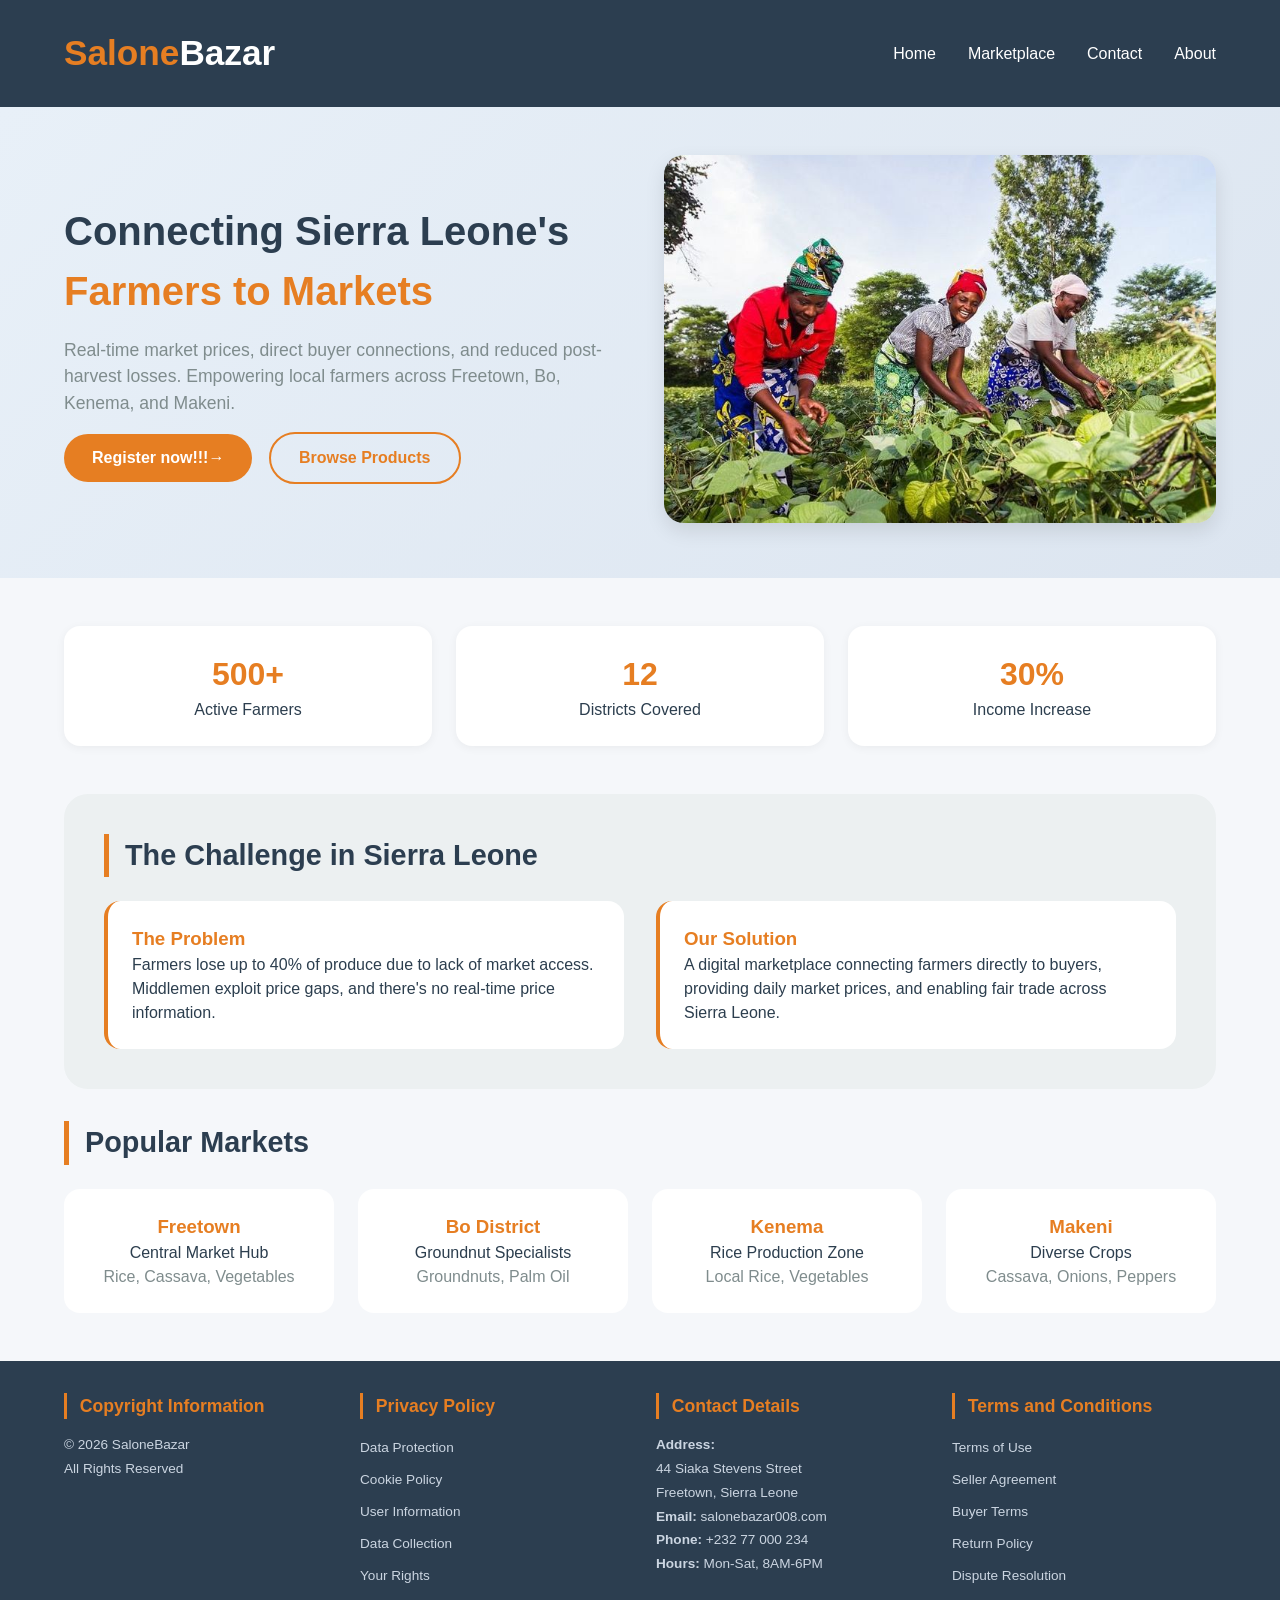
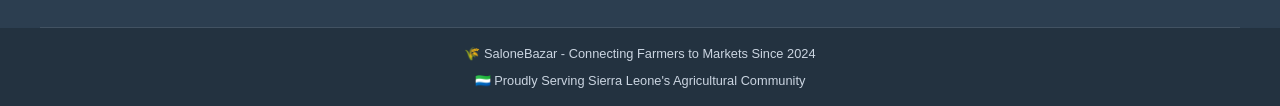
<file: index.html>
<!DOCTYPE html>
<html lang="en">
<head>
    <meta charset="UTF-8">
    <meta name="viewport" content="width=device-width, initial-scale=1.0">
    <title>SaloneBazar | Sierra Leone Market Platform</title>
    <link rel="stylesheet" href="CSS/index.css">
</head>
<body>

<!-- Navigation -->
<nav>
    <div class="container nav-container">
        <div class="logo">Salone<span>Bazar</span></div>
        <ul class="nav-links">
            <li><a href="index.html">Home</a></li>
            <li><a href="market.html">Marketplace</a></li>
            <!-- <li><a href="farmer.html">Farmers</a></li> -->
            <li><a href="contact.html">Contact</a></li>
            <li><a href="about.html">About</a></li>
        </ul>
    </div>
</nav>

<!-- Hero Section -->
<section class="hero">
    <div class="container hero-grid">
        <div class="hero-content">
            <h1>Connecting Sierra Leone's <span style="color: #E67E22;">Farmers to Markets</span></h1>
            <p>Real-time market prices, direct buyer connections, and reduced post-harvest losses. Empowering local farmers across Freetown, Bo, Kenema, and Makeni.</p>
            <a href="form.html" class="btn">Register now!!!→</a>
            <a href="market.html" class="btn btn-outline" style="margin-left: 12px;">Browse Products</a>
        </div>
        <div class="hero-image">
            <img src="image/slfarmers.png" alt="Sierra Leone Market">
        </div>
    </div>
</section>

<div class="container">
    <!-- Stats -->
    <div class="stats">
        <div class="stat-card">
            <div class="stat-number">500+</div>
            <div>Active Farmers</div>
        </div>
        <div class="stat-card">
            <div class="stat-number">12</div>
            <div>Districts Covered</div>
        </div>
        <div class="stat-card">
            <div class="stat-number">30%</div>
            <div>Income Increase</div>
        </div>
    </div>

    <!-- Problem & Solution -->
    <div class="problem-solution">
        <h2>The Challenge in Sierra Leone</h2>
        <div class="grid-2">
            <div class="solution-item">
                <h3 style="color: #E67E22;">The Problem</h3>
                <p>Farmers lose up to 40% of produce due to lack of market access. Middlemen exploit price gaps, and there's no real-time price information.</p>
            </div>
            <div class="solution-item">
                <h3 style="color: #E67E22;">Our Solution</h3>
                <p>A digital marketplace connecting farmers directly to buyers, providing daily market prices, and enabling fair trade across Sierra Leone.</p>
            </div>
        </div>
    </div>

    <!-- Featured Markets -->
    <h2>Popular Markets</h2>
    <div style="display: grid; grid-template-columns: repeat(auto-fit, minmax(250px, 1fr)); gap: 1.5rem; margin: 1.5rem 0;">
        <div style="background: white; padding: 1.5rem; border-radius: 16px; text-align: center;">
            <h3 style="color: #E67E22;">Freetown</h3>
            <p>Central Market Hub</p>
            <span style="color: #7F8C8D;">Rice, Cassava, Vegetables</span>
        </div>
        <div style="background: white; padding: 1.5rem; border-radius: 16px; text-align: center;">
            <h3 style="color: #E67E22;">Bo District</h3>
            <p>Groundnut Specialists</p>
            <span style="color: #7F8C8D;">Groundnuts, Palm Oil</span>
        </div>
        <div style="background: white; padding: 1.5rem; border-radius: 16px; text-align: center;">
            <h3 style="color: #E67E22;">Kenema</h3>
            <p>Rice Production Zone</p>
            <span style="color: #7F8C8D;">Local Rice, Vegetables</span>
        </div>
        <div style="background: white; padding: 1.5rem; border-radius: 16px; text-align: center;">
            <h3 style="color: #E67E22;">Makeni</h3>
            <p>Diverse Crops</p>
            <span style="color: #7F8C8D;">Cassava, Onions, Peppers</span>
        </div>
    </div>
</div>

<!-- Footer -->
<footer>
    <div class="footer-container">
        <!-- Container 1: Copyright Information -->
        <div class="footer-section">
            <h3>Copyright Information</h3>
            <p>© 2026 SaloneBazar</p>
            <p>All Rights Reserved</p>
        </div>

        <!-- Container 2: Privacy Policy -->
        <div class="footer-section">
            <h3>Privacy Policy</h3>
            <ul class="footer-links">
                <li><a href="#">Data Protection</a></li>
                <li><a href="#">Cookie Policy</a></li>
                <li><a href="#">User Information</a></li>
                <li><a href="#">Data Collection</a></li>
                <li><a href="#">Your Rights</a></li>
            </ul>
        </div>

        <!-- Container 3: Contact Details -->
        <div class="footer-section">
            <h3>Contact Details</h3>
            <p><strong>Address:</strong></p>
            <p>44 Siaka Stevens Street</p>
            <p>Freetown, Sierra Leone</p>
            <p><strong>Email:</strong> salonebazar008.com</p>
            <p><strong>Phone:</strong> +232 77 000 234</p>
            <p><strong>Hours:</strong> Mon-Sat, 8AM-6PM</p>
        </div>

        <!-- Container 4: Terms and Conditions -->
        <div class="footer-section">
            <h3>Terms and Conditions</h3>
            <ul class="footer-links">
                <li><a href="#">Terms of Use</a></li>
                <li><a href="#">Seller Agreement</a></li>
                <li><a href="#">Buyer Terms</a></li>
                <li><a href="#">Return Policy</a></li>
                <li><a href="#">Dispute Resolution</a></li>
            </ul>
        </div>
    </div>

    <!-- Bottom Bar -->
    <div class="footer-bottom">
        <div class="container">
            <p>🌾 SaloneBazar - Connecting Farmers to Markets Since 2024</p>
            <p style="margin-top: 0.5rem; font-size: 0.8rem;">🇸🇱 Proudly Serving Sierra Leone's Agricultural Community</p>
        </div>
    </div>
</footer>


</body>
</html>
</file>
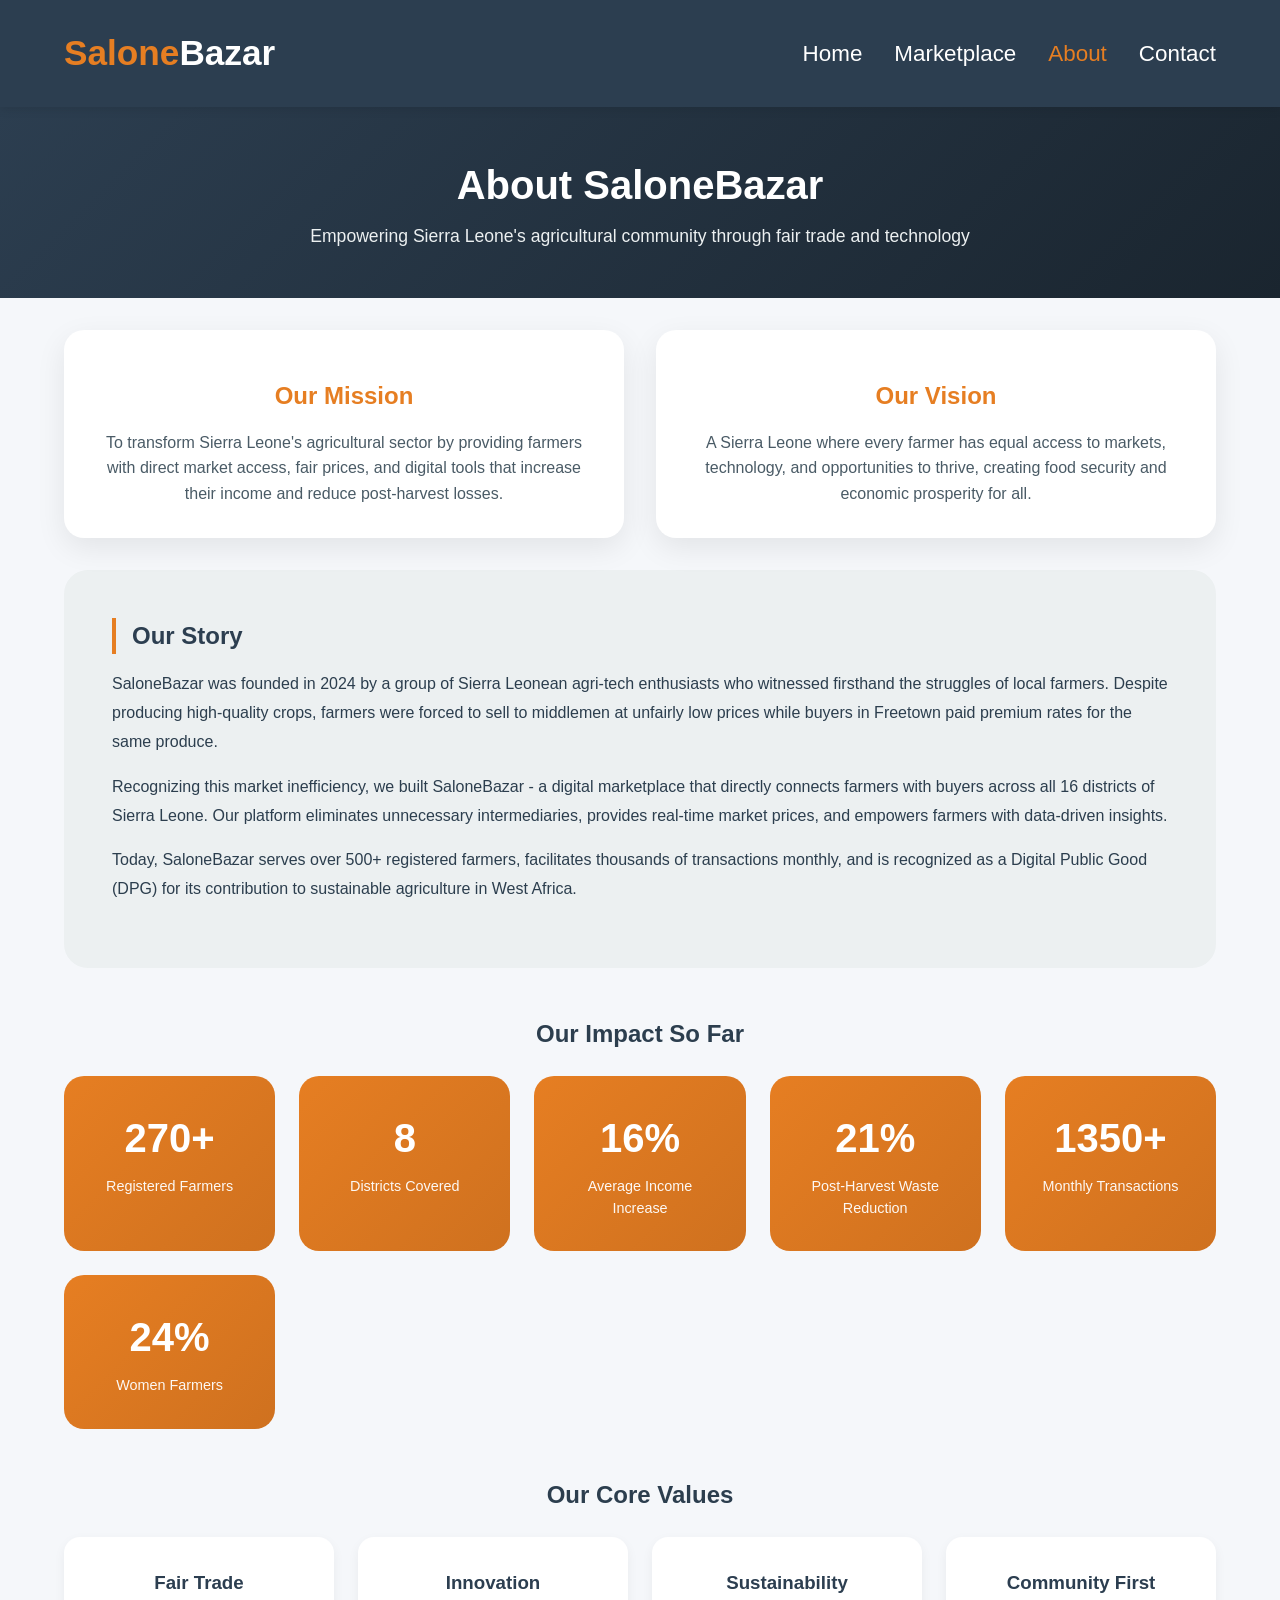
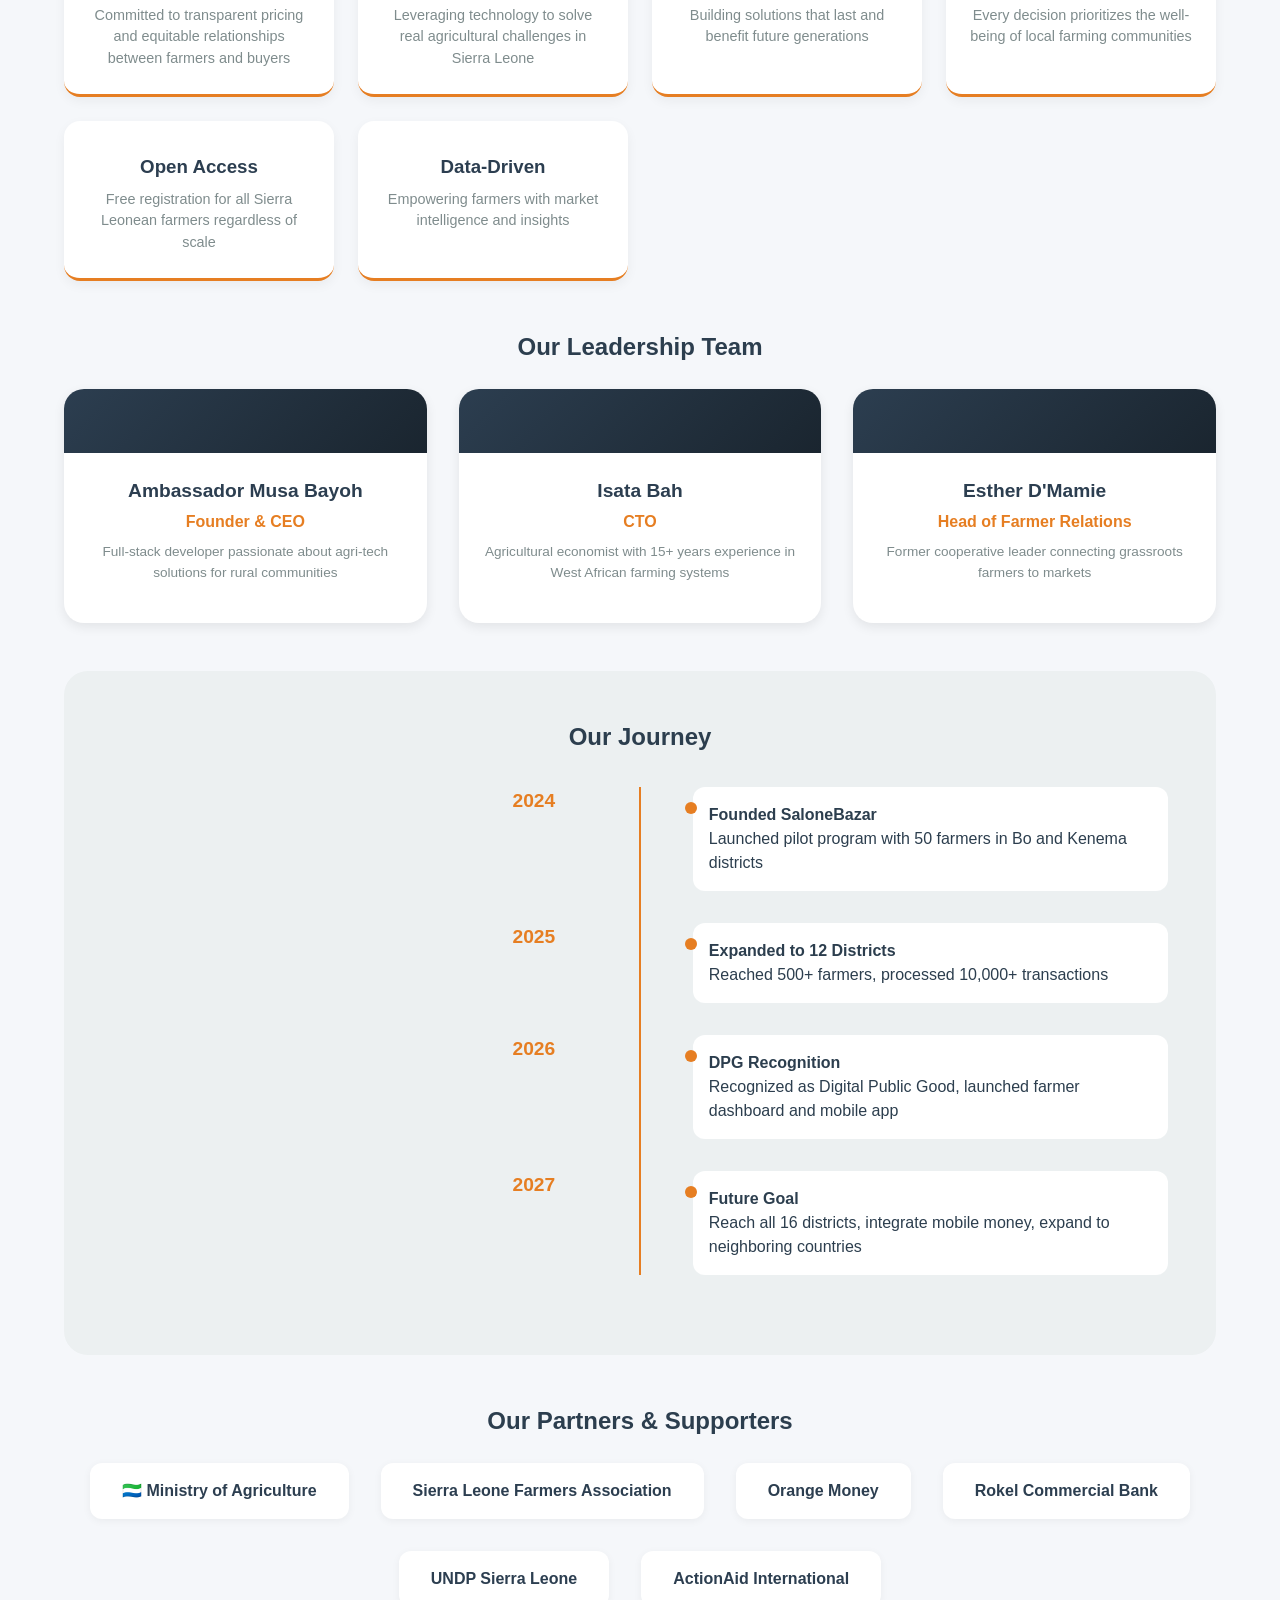
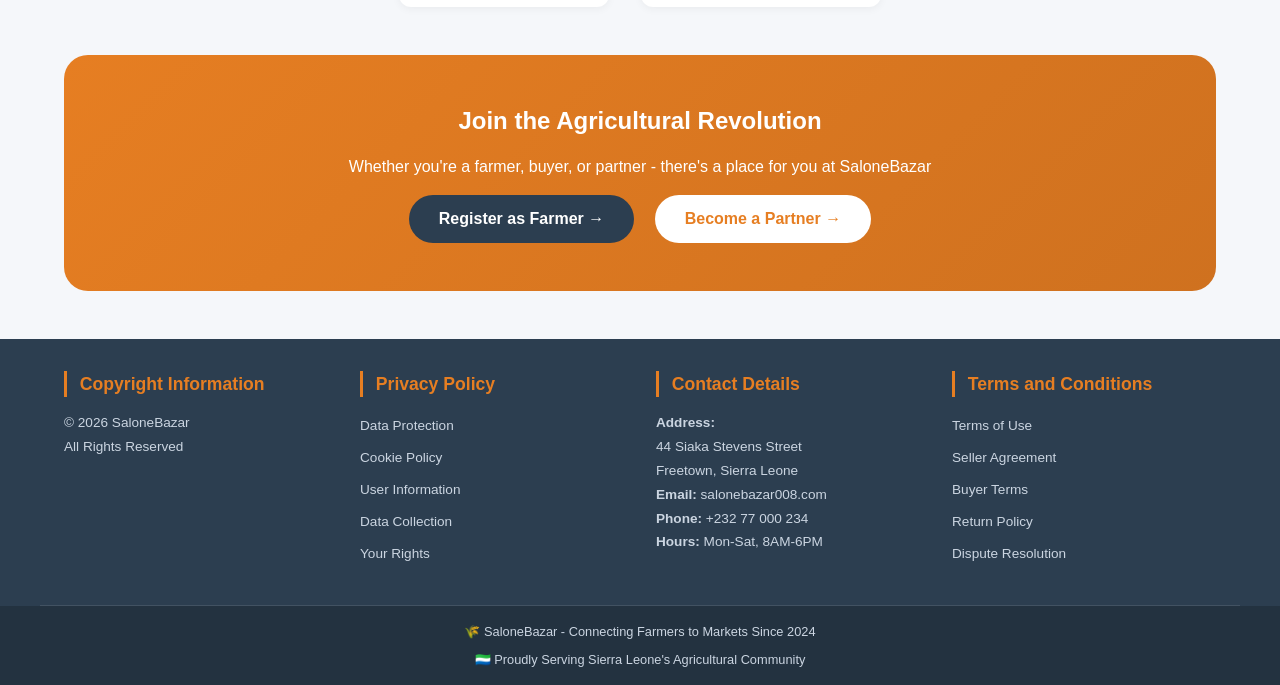
<file: about.html>
<!DOCTYPE html>
<html lang="en">
<head>
    <meta charset="UTF-8">
    <meta name="viewport" content="width=device-width, initial-scale=1.0">
    <title>SaloneBazar | About Us - Empowering Sierra Leone's Farmers</title>
    <link rel="stylesheet" href="CSS/about.css">
    <script src="JAVASCRIPT/about.js"></script>
</head>
<body>

<!-- Navigation -->
<nav>
    <div class="container nav-container">
        <div class="logo">Salone<span>Bazar</span></div>
        <ul class="nav-links">
            <li><a href="index.html">Home</a></li>
            <li><a href="market.html">Marketplace</a></li>
            <!-- <li><a href="#">Register</a></li>
            <li><a href="#">Farmer Dashboard</a></li> -->
            <li><a href="about.html" style="color: #E67E22;">About</a></li>
            <li><a href="contact.html">Contact</a></li>
        </ul>
    </div>
</nav>

<!-- Page Header -->
<section class="page-header">
    <div class="container">
        <h1>About SaloneBazar</h1>
        <p>Empowering Sierra Leone's agricultural community through fair trade and technology</p>
    </div>
</section>

<div class="container">
    <!-- Mission & Vision -->
    <div class="mission-vision">
        <div class="mission-card">
            <div class="mission-icon"></div>
            <h2>Our Mission</h2>
            <p>To transform Sierra Leone's agricultural sector by providing farmers with direct market access, fair prices, and digital tools that increase their income and reduce post-harvest losses.</p>
        </div>
        <div class="vision-card">
            <div class="vision-icon"></div>
            <h2>Our Vision</h2>
            <p>A Sierra Leone where every farmer has equal access to markets, technology, and opportunities to thrive, creating food security and economic prosperity for all.</p>
        </div>
    </div>

    <!-- Our Story -->
    <div class="story-section">
        <h2>Our Story</h2>
        <p>SaloneBazar was founded in 2024 by a group of Sierra Leonean agri-tech enthusiasts who witnessed firsthand the struggles of local farmers. Despite producing high-quality crops, farmers were forced to sell to middlemen at unfairly low prices while buyers in Freetown paid premium rates for the same produce.</p>
        <p>Recognizing this market inefficiency, we built SaloneBazar - a digital marketplace that directly connects farmers with buyers across all 16 districts of Sierra Leone. Our platform eliminates unnecessary intermediaries, provides real-time market prices, and empowers farmers with data-driven insights.</p>
        <p>Today, SaloneBazar serves over 500+ registered farmers, facilitates thousands of transactions monthly, and is recognized as a Digital Public Good (DPG) for its contribution to sustainable agriculture in West Africa.</p>
    </div>

    <!-- Impact Statistics (Animated with JavaScript) -->
    <div class="impact-section">
        <h2 style="text-align: center; border-left: none;">Our Impact So Far</h2>
        <div class="impact-grid">
            <div class="impact-card">
                <div class="impact-number" id="farmerCount">500+</div>
                <div class="impact-label">Registered Farmers</div>
            </div>
            <div class="impact-card">
                <div class="impact-number" id="districtCount">16</div>
                <div class="impact-label">Districts Covered</div>
            </div>
            <div class="impact-card">
                <div class="impact-number" id="incomeIncrease">30%</div>
                <div class="impact-label">Average Income Increase</div>
            </div>
            <div class="impact-card">
                <div class="impact-number" id="wasteReduction">40%</div>
                <div class="impact-label">Post-Harvest Waste Reduction</div>
            </div>
            <div class="impact-card">
                <div class="impact-number" id="monthlyTransactions">2,500+</div>
                <div class="impact-label">Monthly Transactions</div>
            </div>
            <div class="impact-card">
                <div class="impact-number" id="womenFarmers">45%</div>
                <div class="impact-label">Women Farmers</div>
            </div>
        </div>
    </div>

    <!-- Core Values -->
    <div class="values-section">
        <h2 style="text-align: center; border-left: none;">Our Core Values</h2>
        <div class="values-grid">
            <div class="value-card">
                <div class="value-icon"></div>
                <h3>Fair Trade</h3>
                <p>Committed to transparent pricing and equitable relationships between farmers and buyers</p>
            </div>
            <div class="value-card">
                <div class="value-icon"></div>
                <h3>Innovation</h3>
                <p>Leveraging technology to solve real agricultural challenges in Sierra Leone</p>
            </div>
            <div class="value-card">
                <div class="value-icon"></div>
                <h3>Sustainability</h3>
                <p>Building solutions that last and benefit future generations</p>
            </div>
            <div class="value-card">
                <div class="value-icon"></div>
                <h3>Community First</h3>
                <p>Every decision prioritizes the well-being of local farming communities</p>
            </div>
            <div class="value-card">
                <div class="value-icon"></div>
                <h3>Open Access</h3>
                <p>Free registration for all Sierra Leonean farmers regardless of scale</p>
            </div>
            <div class="value-card">
                <div class="value-icon"></div>
                <h3>Data-Driven</h3>
                <p>Empowering farmers with market intelligence and insights</p>
            </div>
        </div>
    </div>

    <!-- Leadership Team -->
    <div class="team-section">
        <h2 style="text-align: center; border-left: none;">Our Leadership Team</h2>
        <div class="team-grid">
            <div class="team-card">
                <div class="team-avatar"></div>
                <div class="team-info">
                    <div class="team-name">Ambassador Musa Bayoh</div>
                    <div class="team-role">Founder & CEO</div>
                    <div class="team-bio">Full-stack developer passionate about agri-tech solutions for rural communities</div>
                    <div class="team-social">
                    </div>
                </div>
            </div>
            <div class="team-card">
                <div class="team-avatar"></div>
                <div class="team-info">
                    <div class="team-name">Isata Bah</div>
                    <div class="team-role">CTO</div>
                    <div class="team-bio">Agricultural economist with 15+ years experience in West African farming systems</div>
                    <div class="team-social">
                    </div>
                </div>
            </div>
            <div class="team-card">
                <div class="team-avatar"><span></span></div>
                <div class="team-info">
                    <div class="team-name">Esther D'Mamie</div>
                    <div class="team-role">Head of Farmer Relations</div>
                    <div class="team-bio">Former cooperative leader connecting grassroots farmers to markets</div>
                    <div class="team-social">
                    </div>
                </div>
            </div>
        </div>
    </div>

    <!-- Journey Timeline -->
    <div class="timeline-section">
        <h2 style="text-align: center; border-left: none;">Our Journey</h2>
        <div class="timeline">
            <div class="timeline-item">
                <div class="timeline-year">2024</div>
                <div class="timeline-content">
                    <strong>Founded SaloneBazar</strong>
                    <p>Launched pilot program with 50 farmers in Bo and Kenema districts</p>
                </div>
            </div>
            <div class="timeline-item">
                <div class="timeline-year">2025</div>
                <div class="timeline-content">
                    <strong>Expanded to 12 Districts</strong>
                    <p>Reached 500+ farmers, processed 10,000+ transactions</p>
                </div>
            </div>
            <div class="timeline-item">
                <div class="timeline-year">2026</div>
                <div class="timeline-content">
                    <strong>DPG Recognition</strong>
                    <p>Recognized as Digital Public Good, launched farmer dashboard and mobile app</p>
                </div>
            </div>
            <div class="timeline-item">
                <div class="timeline-year">2027</div>
                <div class="timeline-content">
                    <strong>Future Goal</strong>
                    <p>Reach all 16 districts, integrate mobile money, expand to neighboring countries</p>
                </div>
            </div>
        </div>
    </div>

    <!-- Partners & Supporters -->
    <div class="partners-section">
        <h2 style="text-align: center; border-left: none;">Our Partners & Supporters</h2>
        <div class="partners-grid">
            <div class="partner-logo">🇸🇱 Ministry of Agriculture</div>
            <div class="partner-logo">Sierra Leone Farmers Association</div>
            <div class="partner-logo">Orange Money</div>
            <div class="partner-logo">Rokel Commercial Bank</div>
            <div class="partner-logo">UNDP Sierra Leone</div>
            <div class="partner-logo">ActionAid International</div>
        </div>
    </div>

    <!-- Call to Action -->
    <div class="cta-section">
        <h2>Join the Agricultural Revolution</h2>
        <p>Whether you're a farmer, buyer, or partner - there's a place for you at SaloneBazar</p>
        <a href="#" class="cta-button">Register as Farmer →</a>
        <a href="#" class="cta-button" style="background: white; color: var(--orange); margin-left: 1rem;">Become a Partner →</a>
    </div>
</div>

<!-- Footer -->
<footer>
    <div class="footer-container">
        <!-- Container 1: Copyright Information -->
        <div class="footer-section">
            <h3>Copyright Information</h3>
            <p>© 2026 SaloneBazar</p>
            <p>All Rights Reserved</p>
        </div>

        <!-- Container 2: Privacy Policy -->
        <div class="footer-section">
            <h3>Privacy Policy</h3>
            <ul class="footer-links">
                <li><a href="#">Data Protection</a></li>
                <li><a href="#">Cookie Policy</a></li>
                <li><a href="#">User Information</a></li>
                <li><a href="#">Data Collection</a></li>
                <li><a href="#">Your Rights</a></li>
            </ul>
        </div>

        <!-- Container 3: Contact Details -->
        <div class="footer-section">
            <h3>Contact Details</h3>
            <p><strong>Address:</strong></p>
            <p>44 Siaka Stevens Street</p>
            <p>Freetown, Sierra Leone</p>
            <p><strong>Email:</strong> salonebazar008.com</p>
            <p><strong>Phone:</strong> +232 77 000 234</p>
            <p><strong>Hours:</strong> Mon-Sat, 8AM-6PM</p>
        </div>

        <!-- Container 4: Terms and Conditions -->
        <div class="footer-section">
            <h3>Terms and Conditions</h3>
            <ul class="footer-links">
                <li><a href="#">Terms of Use</a></li>
                <li><a href="#">Seller Agreement</a></li>
                <li><a href="#">Buyer Terms</a></li>
                <li><a href="#">Return Policy</a></li>
                <li><a href="#">Dispute Resolution</a></li>
            </ul>
        </div>
    </div>

    <!-- Bottom Bar -->
    <div class="footer-bottom">
        <div class="container">
            <p>🌾 SaloneBazar - Connecting Farmers to Markets Since 2024</p>
            <p style="margin-top: 0.5rem; font-size: 0.8rem;">🇸🇱 Proudly Serving Sierra Leone's Agricultural Community</p>
        </div>
    </div>
</footer>

</body>
</html>
</file>
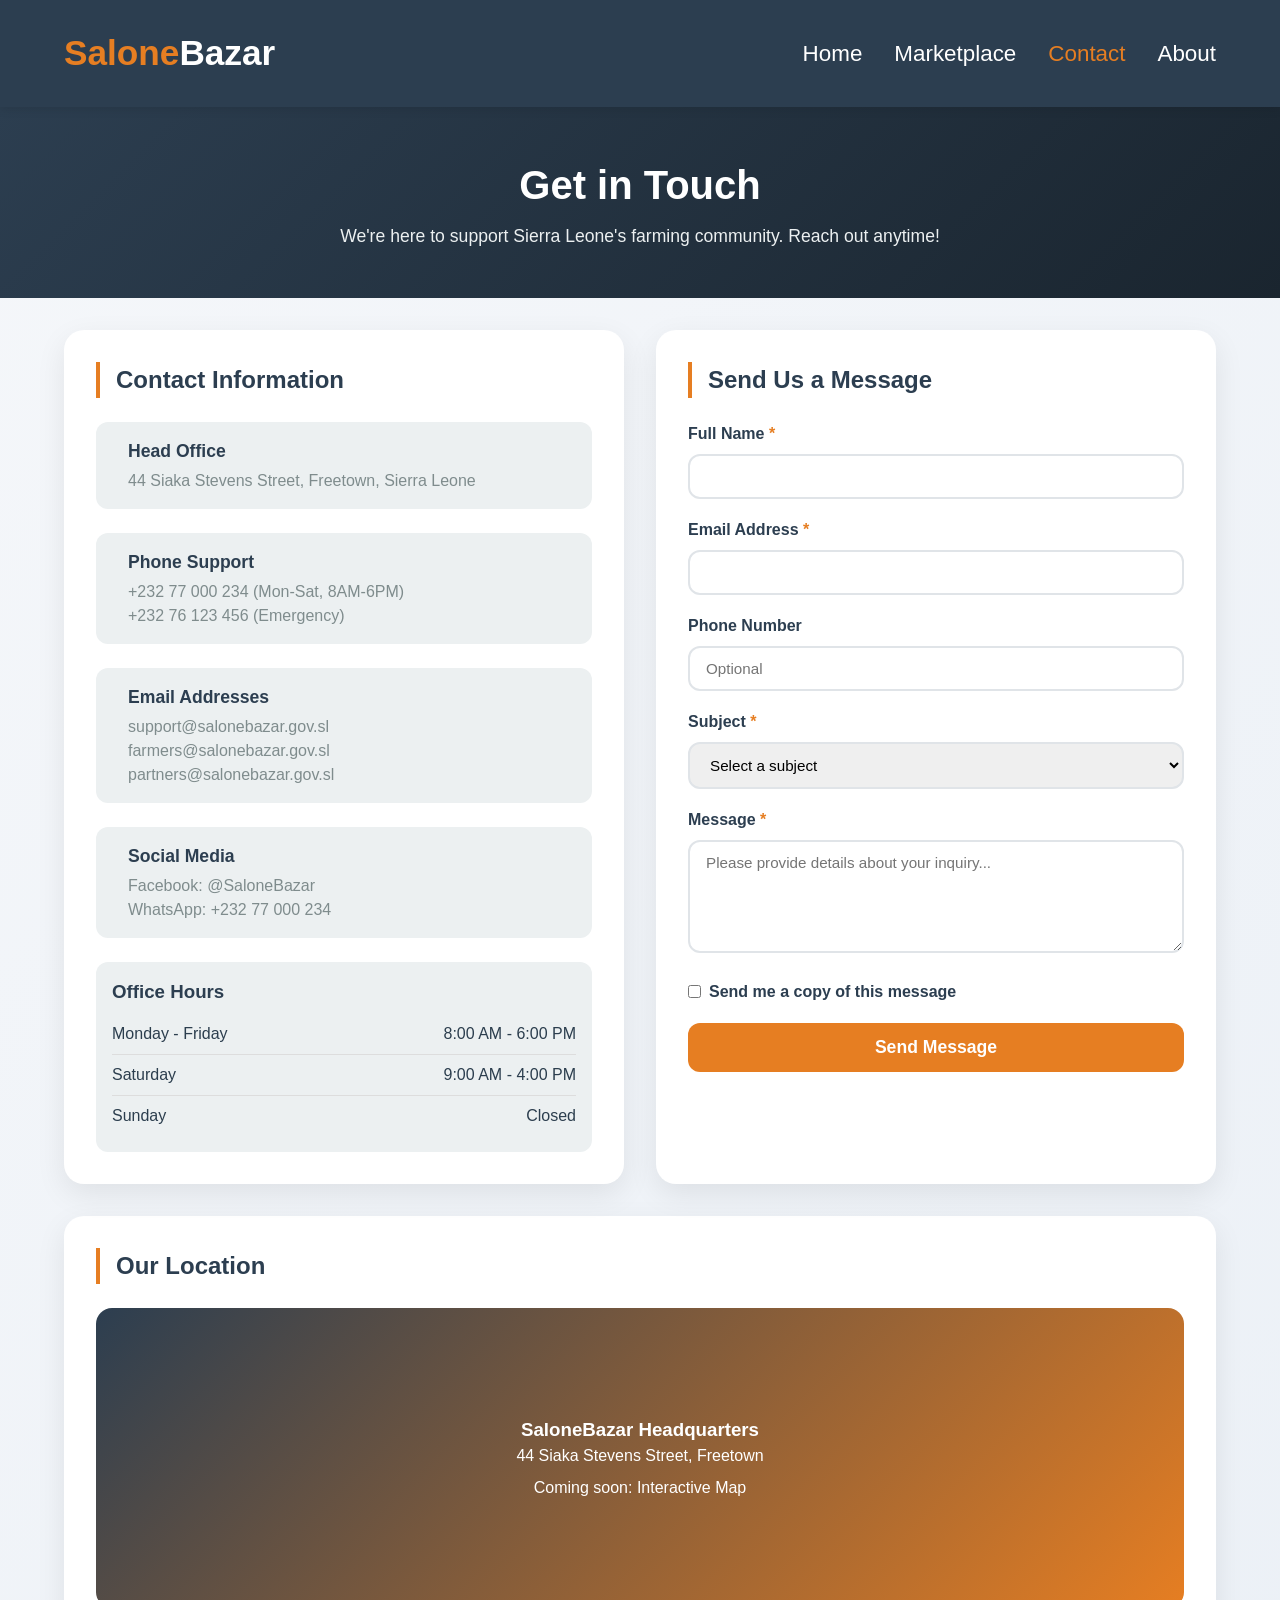
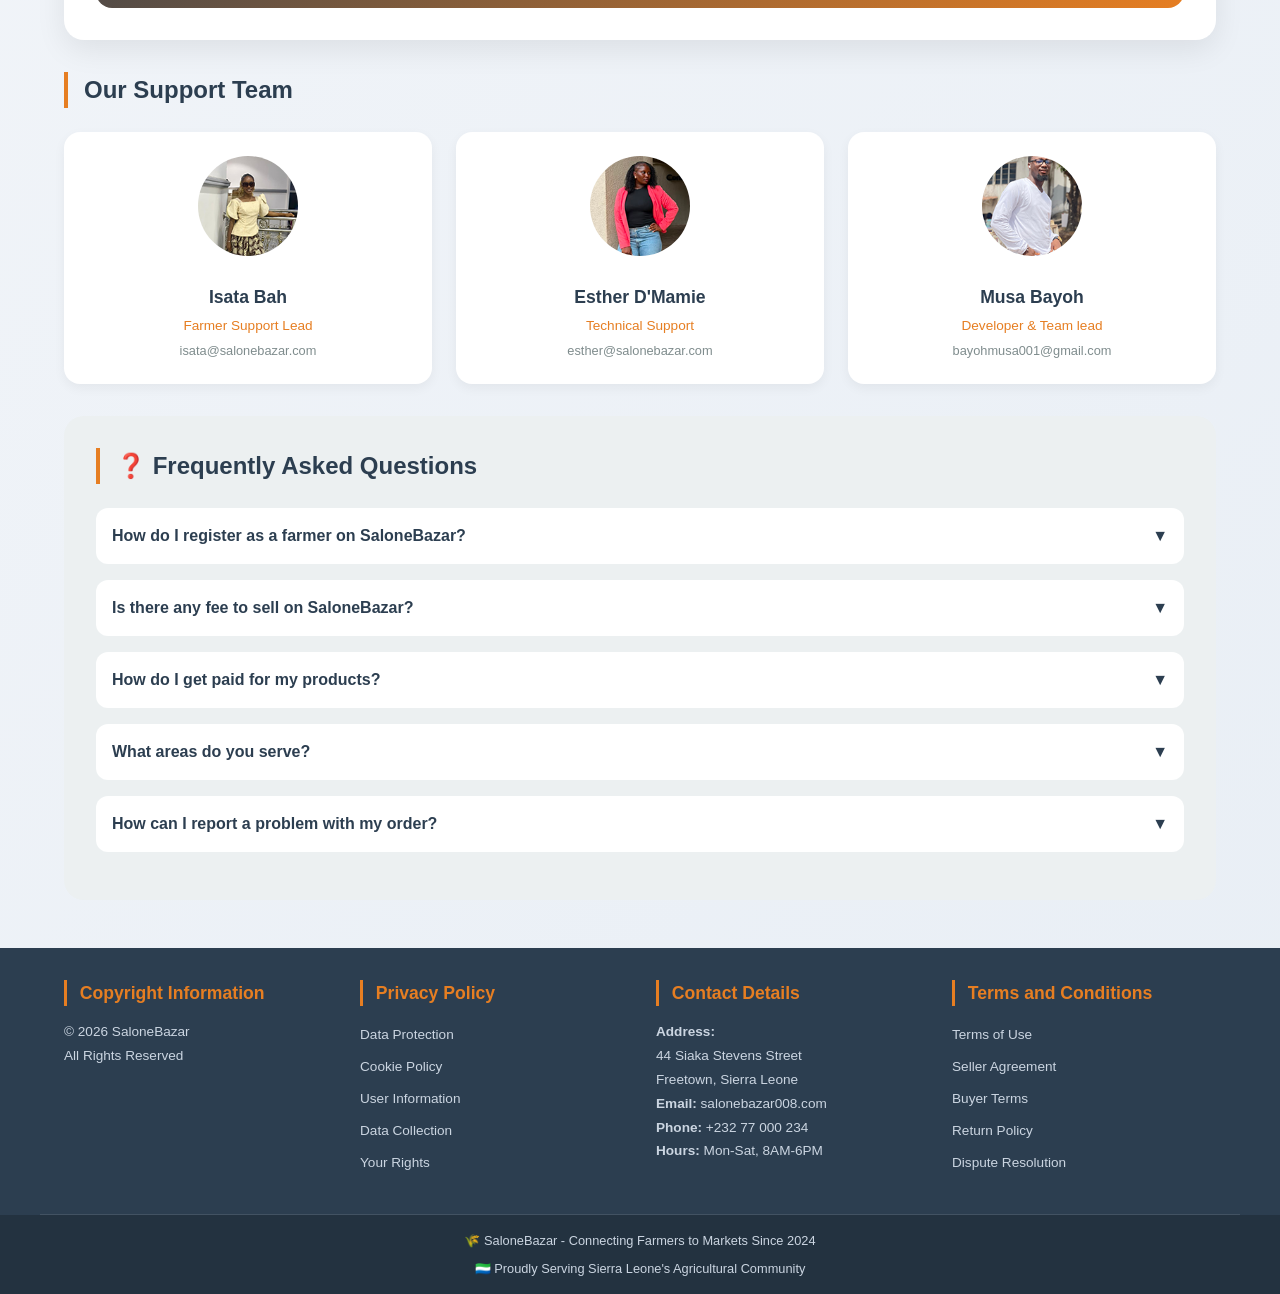
<file: contact.html>
<!DOCTYPE html>
<html lang="en">
<head>
    <meta charset="UTF-8">
    <meta name="viewport" content="width=device-width, initial-scale=1.0">
    <title>SaloneBazar | Contact Us - Support for Farmers & Buyers</title>
    <link rel="stylesheet" href="CSS/contact.css">
    <style src="JAVASCRIPT/contact.js"></style>
</head>
<body>

<!-- Navigation -->
<nav>
    <div class="container nav-container">
        <div class="logo">Salone<span>Bazar</span></div>
        <ul class="nav-links">
            <li><a href="index.html">Home</a></li>
            <li><a href="market.html">Marketplace</a></li>
            <!-- <li><a href="register.html">Register</a></li> -->
            <!-- <li><a href="farmer-dashboard.html">Farmer Dashboard</a></li> -->
            <li><a href="contact.html" style="color: #E67E22;">Contact</a></li>
            <li><a href="about.html">About</a></li>

        </ul>
    </div>
</nav>

<!-- Page Header -->
<section class="page-header">
    <div class="container">
        <h1>Get in Touch</h1>
        <p>We're here to support Sierra Leone's farming community. Reach out anytime!</p>
    </div>
</section>

<div class="container">
    <div class="contact-grid">
        <!-- Contact Information -->
        <div class="contact-info">
            <h2 class="info-title">Contact Information</h2>
            
            <div class="info-item">
                <div class="info-icon"></div>
                <div class="info-details">
                    <h3>Head Office</h3>
                    <p>44 Siaka Stevens Street, Freetown, Sierra Leone</p>
                </div>
            </div>

            <div class="info-item">
                <div class="info-icon"></div>
                <div class="info-details">
                    <h3>Phone Support</h3>
                    <p>+232 77 000 234 (Mon-Sat, 8AM-6PM)</p>
                    <p>+232 76 123 456 (Emergency)</p>
                </div>
            </div>

            <div class="info-item">
                <div class="info-icon"></div>
                <div class="info-details">
                    <h3>Email Addresses</h3>
                    <p>support@salonebazar.gov.sl</p>
                    <p>farmers@salonebazar.gov.sl</p>
                    <p>partners@salonebazar.gov.sl</p>
                </div>
            </div>

            <div class="info-item">
                <div class="info-icon"></div>
                <div class="info-details">
                    <h3>Social Media</h3>
                    <p>Facebook: @SaloneBazar</p>
                    <p>WhatsApp: +232 77 000 234</p>
                </div>
            </div>

            <div class="office-hours">
                <h3 style="color: var(--blue); margin-bottom: 0.5rem;">Office Hours</h3>
                <div class="hours-item">
                    <span>Monday - Friday</span>
                    <span>8:00 AM - 6:00 PM</span>
                </div>
                <div class="hours-item">
                    <span>Saturday</span>
                    <span>9:00 AM - 4:00 PM</span>
                </div>
                <div class="hours-item">
                    <span>Sunday</span>
                    <span>Closed</span>
                </div>
            </div>
        </div>

        <!-- Contact Form -->
        <div class="contact-form-container">
            <h2 class="info-title">Send Us a Message</h2>
            
            <div id="formSuccess" class="success-message" style="display: none;"></div>
            
            <form id="contactForm">
                <div class="form-group">
                    <label>Full Name <span class="required">*</span></label>
                    <input type="text" id="contactName" required>
                </div>

                <div class="form-group">
                    <label>Email Address <span class="required">*</span></label>
                    <input type="email" id="contactEmail" required>
                </div>

                <div class="form-group">
                    <label>Phone Number</label>
                    <input type="tel" id="contactPhone" placeholder="Optional">
                </div>

                <div class="form-group">
                    <label>Subject <span class="required">*</span></label>
                    <select id="contactSubject" required>
                        <option value="">Select a subject</option>
                        <option value="Farmer Support">Farmer Support</option>
                        <option value="Market Inquiry">Market Inquiry</option>
                        <option value="Technical Issue">Technical Issue</option>
                        <option value="Partnership">Partnership Opportunity</option>
                        <option value="Complaint">Complaint/Feedback</option>
                        <option value="Other">Other</option>
                    </select>
                </div>

                <div class="form-group">
                    <label>Message <span class="required">*</span></label>
                    <textarea id="contactMessage" rows="5" required placeholder="Please provide details about your inquiry..."></textarea>
                </div>

                <div class="form-group">
                    <label style="display: flex; align-items: center; gap: 0.5rem;">
                        <input type="checkbox" id="contactCopy" style="width: auto;">
                        Send me a copy of this message
                    </label>
                </div>

                <button type="submit" class="submit-btn">Send Message</button>
            </form>
        </div>
    </div>

    <!-- Map Section -->
    <div class="map-section">
        <h2 class="info-title">Our Location</h2>
        <div class="map-placeholder">
            <div>
                <div style="font-size: 3rem;"></div>
                <h3>SaloneBazar Headquarters</h3>
                <p>44 Siaka Stevens Street, Freetown</p>
                <p style="margin-top: 0.5rem;">Coming soon: Interactive Map</p>
            </div>
        </div>
    </div>

    <!-- Support Team -->
    <div class="team-section">
        <h2 class="info-title">Our Support Team</h2>
        <div class="team-grid">
            <div class="team-card">
                <div class="team-avatar">
                    <img src="image/our profile/isata.png" alt="">
                </div>
                <div class="team-name">Isata Bah</div>
                <div class="team-role">Farmer Support Lead</div>
                <div class="team-contact">isata@salonebazar.com</div>
            </div>


            <div class="team-card">
                <div class="team-avatar">
                    <img src="image/our profile/esther.png" alt="">
                </div>
                <div class="team-name">Esther D'Mamie</div>
                <div class="team-role">Technical Support</div>
                <div class="team-contact">esther@salonebazar.com</div>
            </div>


            <div class="team-card">
                <div class="team-avatar">
                    <img src="image/our profile/biggie.png" alt="Musa Bayoh">
                </div>
                <div class="team-name">Musa Bayoh</div>
                <div class="team-role">Developer & Team lead</div>
                <div class="team-contact">bayohmusa001@gmail.com</div>
            </div>

        </div>
    </div>

    <!-- FAQ Section -->
    <div class="faq-section">
        <h2 class="info-title">❓ Frequently Asked Questions</h2>
        
        <div class="faq-item">
            <div class="faq-question">
                How do I register as a farmer on SaloneBazar?
                <span>▼</span>
            </div>
            <div class="faq-answer">
                Simply click on the "Register" tab in our navigation menu, fill out the registration form with your details, and submit. You'll receive a confirmation within 24 hours.
            </div>
        </div>

        <div class="faq-item">
            <div class="faq-question">
                Is there any fee to sell on SaloneBazar?
                <span>▼</span>
            </div>
            <div class="faq-answer">
                No! Registration and listing are completely FREE for Sierra Leone farmers. We're committed to supporting local agriculture.
            </div>
        </div>

        <div class="faq-item">
            <div class="faq-question">
                How do I get paid for my products?
                <span>▼</span>
            </div>
            <div class="faq-answer">
                Payments can be made via mobile money (Orange Money, Afrimoney), bank transfer, or cash on delivery. We'll guide you through the process.
            </div>
        </div>

        <div class="faq-item">
            <div class="faq-question">
                What areas do you serve?
                <span>▼</span>
            </div>
            <div class="faq-answer">
                We currently serve all major districts including Western Area, Bo, Kenema, Makeni, Kono, Kailahun, and Port Loko. We're expanding to more areas soon!
            </div>
        </div>

        <div class="faq-item">
            <div class="faq-question">
                How can I report a problem with my order?
                <span>▼</span>
            </div>
            <div class="faq-answer">
                Use our contact form above or call our support hotline at +232 77 000 234. Our team will assist you within 24 hours.
            </div>
        </div>
    </div>
</div>

<!-- Footer -->
<footer>
    <div class="footer-container">
        <!-- Container 1: Copyright Information -->
        <div class="footer-section">
            <h3>Copyright Information</h3>
            <p>© 2026 SaloneBazar</p>
            <p>All Rights Reserved</p>
        </div>

        <!-- Container 2: Privacy Policy -->
        <div class="footer-section">
            <h3>Privacy Policy</h3>
            <ul class="footer-links">
                <li><a href="#">Data Protection</a></li>
                <li><a href="#">Cookie Policy</a></li>
                <li><a href="#">User Information</a></li>
                <li><a href="#">Data Collection</a></li>
                <li><a href="#">Your Rights</a></li>
            </ul>
        </div>

        <!-- Container 3: Contact Details -->
        <div class="footer-section">
            <h3>Contact Details</h3>
            <p><strong>Address:</strong></p>
            <p>44 Siaka Stevens Street</p>
            <p>Freetown, Sierra Leone</p>
            <p><strong>Email:</strong> salonebazar008.com</p>
            <p><strong>Phone:</strong> +232 77 000 234</p>
            <p><strong>Hours:</strong> Mon-Sat, 8AM-6PM</p>
        </div>

        <!-- Container 4: Terms and Conditions -->
        <div class="footer-section">
            <h3>Terms and Conditions</h3>
            <ul class="footer-links">
                <li><a href="#">Terms of Use</a></li>
                <li><a href="#">Seller Agreement</a></li>
                <li><a href="#">Buyer Terms</a></li>
                <li><a href="#">Return Policy</a></li>
                <li><a href="#">Dispute Resolution</a></li>
            </ul>
        </div>
    </div>

    <!-- Bottom Bar -->
    <div class="footer-bottom">
        <div class="container">
            <p>🌾 SaloneBazar - Connecting Farmers to Markets Since 2024</p>
            <p style="margin-top: 0.5rem; font-size: 0.8rem;">🇸🇱 Proudly Serving Sierra Leone's Agricultural Community</p>
        </div>
    </div>
</footer>



</body>
</html>
</file>
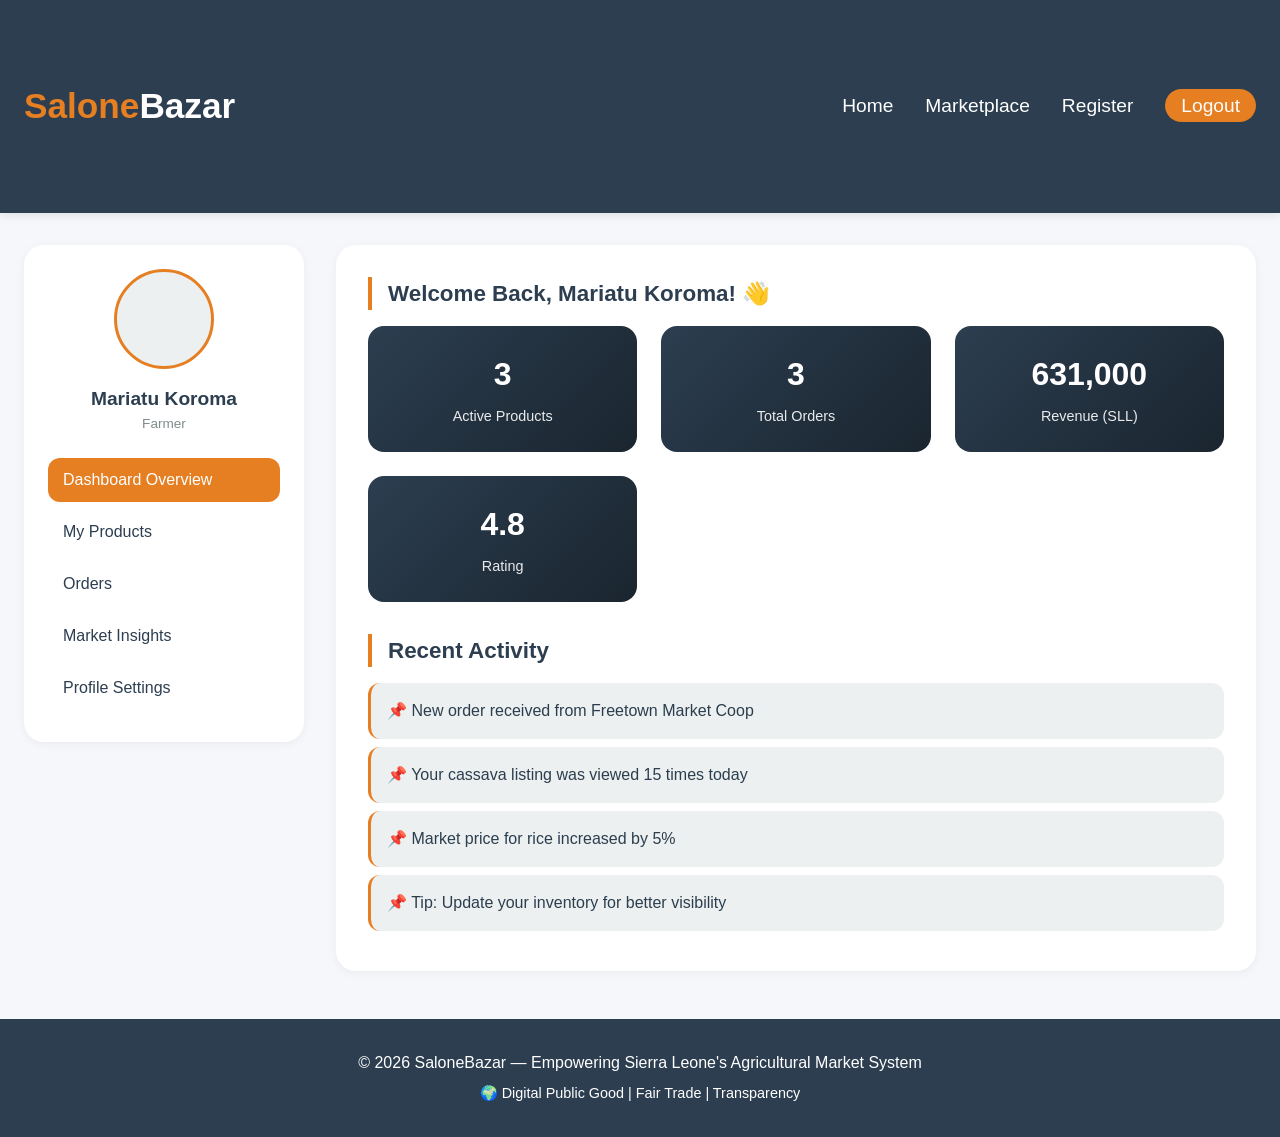
<file: farmer.html>
<!DOCTYPE html>
<html lang="en">
<head>
    <meta charset="UTF-8">
    <meta name="viewport" content="width=device-width, initial-scale=1.0">
    <title>SaloneBazar | Farmer Dashboard - Manage Your Farm Business</title>
    <link rel="stylesheet" href="CSS/farmer.css">
</head>
<body>

<!-- Navigation -->
<nav>
    <div class="container nav-container">
        <div class="logo">Salone<span>Bazar</span></div>
        <ul class="nav-links">
            <li><a href="index.html">Home</a></li>
            <li><a href="market.html">Marketplace</a></li>
            <li><a href="form.html">Register</a></li>
            <!-- <li><a href="farmer.html" style="color: #E67E22;">Farmer Dashboard</a></li> -->
            <li><a href="logout.html" class="logout-btn">Logout</a></li>
        </ul>
    </div>
</nav>

<div class="container">
    <div class="dashboard">
        <!-- Sidebar -->
        <aside class="sidebar">
            <div class="farmer-avatar">
                <div class="avatar-icon"></div>
                <div class="farmer-name" id="displayFarmerName">Mariatu Koroma</div>
                <div class="farmer-role" id="displayFarmerRole">Farmer</div>
            </div>
            <ul class="sidebar-menu">
                <li><a href="#" class="active" data-tab="dashboard">Dashboard Overview</a></li>
                <li><a href="#" data-tab="products">My Products</a></li>
                <li><a href="#" data-tab="orders">Orders</a></li>
                <li><a href="#" data-tab="insights">Market Insights</a></li>
                <li><a href="#" data-tab="profile">Profile Settings</a></li>
            </ul>
        </aside>

        <!-- Main Content -->
        <main class="main-content">
            <!-- Dashboard Tab -->
            <div id="dashboardTab" class="tab-content">
                <h2 class="section-title">Welcome Back, <span id="welcomeName">Farmer</span>! 👋</h2>
                
                <!-- Stats -->
                <div class="stats-grid">
                    <div class="stat-card">
                        <div class="stat-number" id="totalProducts">0</div>
                        <div class="stat-label">Active Products</div>
                    </div>
                    <div class="stat-card">
                        <div class="stat-number" id="totalOrders">0</div>
                        <div class="stat-label">Total Orders</div>
                    </div>
                    <div class="stat-card">
                        <div class="stat-number" id="totalRevenue">0</div>
                        <div class="stat-label">Revenue (SLL)</div>
                    </div>
                    <div class="stat-card">
                        <div class="stat-number" id="farmerRating">4.8</div>
                        <div class="stat-label">Rating</div>
                    </div>
                </div>

                <!-- Recent Activity -->
                <h3 class="section-title">Recent Activity</h3>
                <div id="recentActivity" style="margin-top: 1rem;">
                    <p>Loading activity...</p>
                </div>
            </div>

            <!-- Products Tab -->
            <div id="productsTab" class="tab-content" style="display: none;">
                <div style="display: flex; justify-content: space-between; align-items: center; margin-bottom: 1rem;">
                    <h2 class="section-title" style="margin-bottom: 0;">My Products</h2>
                    <button class="add-product-btn" onclick="openAddProductModal()">+ Add New Product</button>
                </div>
                <div class="products-table">
                    <table id="productsTable">
                        <thead>
                            <tr><th>Product</th><th>Price (SLL)</th><th>Quantity</th><th>Status</th><th>Actions</th></tr>
                        </thead>
                        <tbody id="productsList"></tbody>
                    </table>
                </div>
            </div>

            <!-- Orders Tab -->
            <div id="ordersTab" class="tab-content" style="display: none;">
                <h2 class="section-title">Recent Orders</h2>
                <div id="ordersList" style="margin-top: 1rem;"></div>
            </div>

            <!-- Insights Tab -->
            <div id="insightsTab" class="tab-content" style="display: none;">
                <h2 class="section-title">Market Insights & Price Trends</h2>
                <div class="insights-grid" id="marketInsights"></div>
                <div style="margin-top: 2rem;">
                    <h3>Tips for Better Sales</h3>
                    <ul style="margin-top: 0.5rem; color: var(--gray);">
                        <li>Update your inventory regularly to attract more buyers</li>
                        <li>Respond to buyer inquiries within 24 hours</li>
                        <li>Offer competitive prices based on market trends</li>
                        <li>Build relationships with local cooperatives</li>
                    </ul>
                </div>
            </div>

            <!-- Profile Tab -->
            <div id="profileTab" class="tab-content" style="display: none;">
                <h2 class="section-title">👤 Profile Settings</h2>
                <form id="profileForm">
                    <div style="margin-bottom: 1rem;">
                        <label>Full Name</label>
                        <input type="text" id="profileName" style="width: 100%; padding: 10px; border: 1px solid #ddd; border-radius: 8px;">
                    </div>
                    <div style="margin-bottom: 1rem;">
                        <label>Phone Number</label>
                        <input type="tel" id="profilePhone" style="width: 100%; padding: 10px; border: 1px solid #ddd; border-radius: 8px;">
                    </div>
                    <div style="margin-bottom: 1rem;">
                        <label>District</label>
                        <input type="text" id="profileDistrict" style="width: 100%; padding: 10px; border: 1px solid #ddd; border-radius: 8px;">
                    </div>
                    <button type="submit" class="add-product-btn">Update Profile</button>
                </form>
            </div>
        </main>
    </div>
</div>

<!-- Modal for Adding Product -->
<div id="productModal" class="modal">
    <div class="modal-content">
        <h3>Add New Product</h3>
        <input type="text" id="productName" placeholder="Product Name" required>
        <input type="number" id="productPrice" placeholder="Price (SLL)" required>
        <input type="number" id="productQuantity" placeholder="Quantity (kg/litre)" required>
        <select id="productCategory">
            <option value="Grains">Grains</option>
            <option value="Vegetables">Vegetables</option>
            <option value="Oils">Oils</option>
            <option value="Nuts">Nuts</option>
        </select>
        <textarea id="productDesc" rows="2" placeholder="Product description"></textarea>
        <div class="modal-buttons">
            <button class="save-btn" onclick="saveProduct()">Save Product</button>
            <button class="cancel-btn" onclick="closeModal()">Cancel</button>
        </div>
    </div>
</div>

<footer>
    <div class="container">
        <p>© 2026 SaloneBazar — Empowering Sierra Leone's Agricultural Market System</p>
        <p style="margin-top: 0.5rem; font-size: 0.9rem;">🌍 Digital Public Good | Fair Trade | Transparency</p>
    </div>
</footer>

<script>
    // Farmer Data (simulated from registration)
    let currentFarmer = {
        id: 1,
        name: "Mariatu Koroma",
        role: "Farmer",
        phone: "+23276123456",
        district: "Bo District",
        joinDate: "2026-01-15"
    };

    // Products Array
    let farmerProducts = [
        { id: 1, name: "Organic Cassava", price: 3500, quantity: 500, category: "Vegetables", status: "Active", sales: 120 },
        { id: 2, name: "Local Brown Rice", price: 7200, quantity: 300, category: "Grains", status: "Active", sales: 80 },
        { id: 3, name: "Red Palm Oil", price: 12000, quantity: 150, category: "Oils", status: "Active", sales: 45 }
    ];

    // Orders Array
    let farmerOrders = [
        { id: 101, customer: "Freetown Market Coop", product: "Organic Cassava", quantity: 50, total: 175000, status: "Completed", date: "2026-05-28" },
        { id: 102, customer: "Bo Restaurant", product: "Local Brown Rice", quantity: 30, total: 216000, status: "Completed", date: "2026-05-25" },
        { id: 103, customer: "Kenema Trader", product: "Red Palm Oil", quantity: 20, total: 240000, status: "Pending", date: "2026-05-30" }
    ];

    // Load data from localStorage if exists
    function loadFarmerData() {
        const storedProducts = localStorage.getItem("farmerProducts");
        if (storedProducts) farmerProducts = JSON.parse(storedProducts);
        
        const storedOrders = localStorage.getItem("farmerOrders");
        if (storedOrders) farmerOrders = JSON.parse(storedOrders);
        
        updateDashboardStats();
        displayProducts();
        displayOrders();
        displayMarketInsights();
        displayRecentActivity();
        
        // Set welcome name
        document.getElementById("welcomeName").innerText = currentFarmer.name;
        document.getElementById("displayFarmerName").innerText = currentFarmer.name;
        document.getElementById("displayFarmerRole").innerText = currentFarmer.role;
        
        // Profile form
        document.getElementById("profileName").value = currentFarmer.name;
        document.getElementById("profilePhone").value = currentFarmer.phone;
        document.getElementById("profileDistrict").value = currentFarmer.district;
    }

    function updateDashboardStats() {
        const activeProducts = farmerProducts.filter(p => p.status === "Active").length;
        const totalOrders = farmerOrders.length;
        const totalRevenue = farmerOrders.reduce((sum, order) => sum + order.total, 0);
        
        document.getElementById("totalProducts").innerText = activeProducts;
        document.getElementById("totalOrders").innerText = totalOrders;
        document.getElementById("totalRevenue").innerText = totalRevenue.toLocaleString();
    }

    function displayProducts() {
        const tbody = document.getElementById("productsList");
        if (farmerProducts.length === 0) {
            tbody.innerHTML = '<tr><td colspan="5" style="text-align: center;">No products yet. Add your first product!</td></tr>';
            return;
        }
        
        tbody.innerHTML = farmerProducts.map(product => `
            <tr>
                <td>${product.name}</td>
                <td>${product.price.toLocaleString()}</td>
                <td>${product.quantity} ${product.category === "Oils" ? "litres" : "kg"}</td>
                <td><span class="status-badge status-active">${product.status}</span></td>
                <td>
                    <button class="edit-btn" onclick="editProduct(${product.id})">Edit</button>
                    <button class="delete-btn" onclick="deleteProduct(${product.id})">Delete</button>
                </td>
            </tr>
        `).join("");
    }

    function displayOrders() {
        const ordersDiv = document.getElementById("ordersList");
        if (farmerOrders.length === 0) {
            ordersDiv.innerHTML = '<p>No orders yet.</p>';
            return;
        }
        
        ordersDiv.innerHTML = farmerOrders.map(order => `
            <div class="insight-card" style="margin-bottom: 0.8rem;">
                <strong>Order #${order.id}</strong><br>
                Customer: ${order.customer}<br>
                Product: ${order.product}<br>
                Quantity: ${order.quantity} | Total: ${order.total.toLocaleString()} SLL<br>
                Status: <span class="status-badge ${order.status === 'Completed' ? 'status-active' : 'status-pending'}">${order.status}</span><br>
                Date: ${order.date}
            </div>
        `).join("");
    }

    function displayMarketInsights() {
        const insights = [
            { crop: "Cassava", price: "3,200 - 3,800 SLL/kg", trend: "📈 +5%", demand: "High" },
            { crop: "Local Rice", price: "6,800 - 7,500 SLL/kg", trend: "📈 +8%", demand: "Very High" },
            { crop: "Palm Oil", price: "11,000 - 13,000 SLL/litre", trend: "📉 -2%", demand: "Medium" },
            { crop: "Groundnuts", price: "9,000 - 10,000 SLL/kg", trend: "📈 +3%", demand: "High" }
        ];
        
        document.getElementById("marketInsights").innerHTML = insights.map(insight => `
            <div class="insight-card">
                <strong>🌾 ${insight.crop}</strong><br>
                Price: ${insight.price}<br>
                Trend: ${insight.trend}<br>
                Demand: ${insight.demand}
            </div>
        `).join("");
    }

    function displayRecentActivity() {
        const activities = [
            "New order received from Freetown Market Coop",
            "Your cassava listing was viewed 15 times today",
            "Market price for rice increased by 5%",
            "Tip: Update your inventory for better visibility"
        ];
        
        document.getElementById("recentActivity").innerHTML = activities.map(activity => `
            <div class="insight-card" style="margin-bottom: 0.5rem;">
                📌 ${activity}
            </div>
        `).join("");
    }

    // Product Management
    function openAddProductModal() {
        document.getElementById("productModal").style.display = "flex";
    }

    function closeModal() {
        document.getElementById("productModal").style.display = "none";
        document.getElementById("productName").value = "";
        document.getElementById("productPrice").value = "";
        document.getElementById("productQuantity").value = "";
    }

    function saveProduct() {
        const name = document.getElementById("productName").value;
        const price = parseFloat(document.getElementById("productPrice").value);
        const quantity = parseFloat(document.getElementById("productQuantity").value);
        const category = document.getElementById("productCategory").value;
        const desc = document.getElementById("productDesc").value;
        
        if (!name || !price || !quantity) {
            alert("Please fill all required fields");
            return;
        }
        
        const newProduct = {
            id: Date.now(),
            name: name,
            price: price,
            quantity: quantity,
            category: category,
            description: desc,
            status: "Active",
            sales: 0
        };
        
        farmerProducts.push(newProduct);
        localStorage.setItem("farmerProducts", JSON.stringify(farmerProducts));
        updateDashboardStats();
        displayProducts();
        closeModal();
        
        // Show success message
        alert(`✅ Product "${name}" added successfully!`);
    }

    function deleteProduct(id) {
        if (confirm("Are you sure you want to delete this product?")) {
            farmerProducts = farmerProducts.filter(p => p.id !== id);
            localStorage.setItem("farmerProducts", JSON.stringify(farmerProducts));
            updateDashboardStats();
            displayProducts();
        }
    }

    function editProduct(id) {
        const product = farmerProducts.find(p => p.id === id);
        if (product) {
            const newPrice = prompt("Enter new price (SLL):", product.price);
            const newQuantity = prompt("Enter new quantity:", product.quantity);
            if (newPrice) product.price = parseFloat(newPrice);
            if (newQuantity) product.quantity = parseFloat(newQuantity);
            localStorage.setItem("farmerProducts", JSON.stringify(farmerProducts));
            displayProducts();
            updateDashboardStats();
        }
    }

    // Profile Update
    document.getElementById("profileForm").addEventListener("submit", function(e) {
        e.preventDefault();
        currentFarmer.name = document.getElementById("profileName").value;
        currentFarmer.phone = document.getElementById("profilePhone").value;
        currentFarmer.district = document.getElementById("profileDistrict").value;
        
        localStorage.setItem("currentFarmer", JSON.stringify(currentFarmer));
        document.getElementById("welcomeName").innerText = currentFarmer.name;
        document.getElementById("displayFarmerName").innerText = currentFarmer.name;
        
        alert("✅ Profile updated successfully!");
    });

    // Tab Switching
    document.querySelectorAll(".sidebar-menu a").forEach(link => {
        link.addEventListener("click", (e) => {
            e.preventDefault();
            const tab = link.dataset.tab;
            
            // Update active class
            document.querySelectorAll(".sidebar-menu a").forEach(a => a.classList.remove("active"));
            link.classList.add("active");
            
            // Hide all tabs
            document.querySelectorAll(".tab-content").forEach(content => {
                content.style.display = "none";
            });
            
            // Show selected tab
            document.getElementById(`${tab}Tab`).style.display = "block";
        });
    });

    // Initialize
    loadFarmerData();
</script>

</body>
</html>
</file>
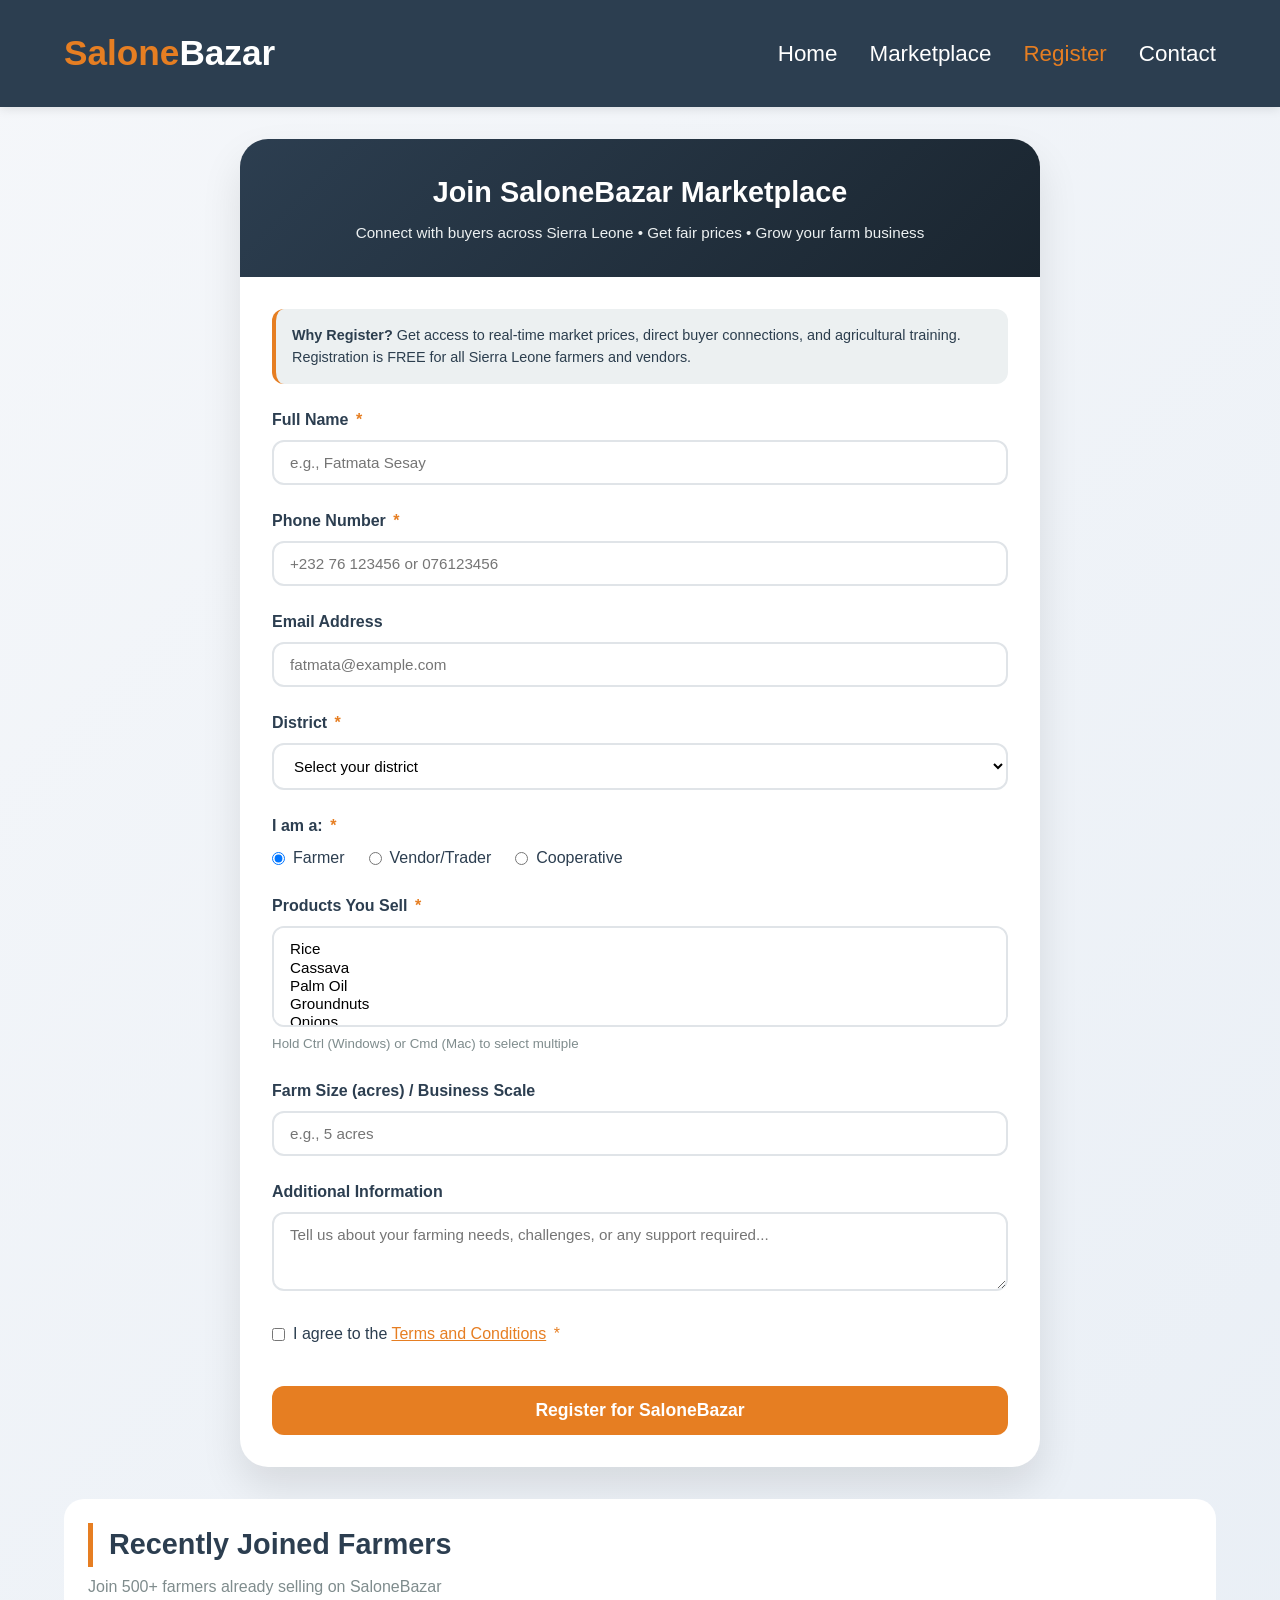
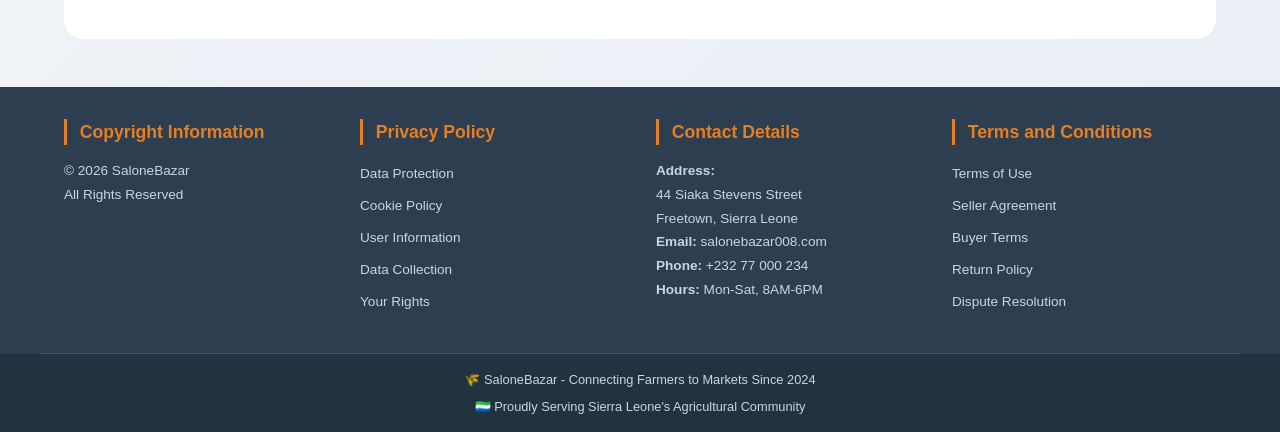
<file: form.html>
<!DOCTYPE html>
<html lang="en">
<head>
    <meta charset="UTF-8">
    <meta name="viewport" content="width=device-width, initial-scale=1.0">
    <title>SaloneBazar | Farmer & Vendor Registration</title>
    <link rel="stylesheet" href="CSS/form.css">
    <script src="JAVASCRIPT/form.js"></script>
</head>
<body>

<!-- Navigation -->
<nav>
    <div class="container nav-container">
        <div class="logo">Salone<span>Bazar</span></div>
        <ul class="nav-links">
            <li><a href="index.html">Home</a></li>
            <li><a href="market.html">Marketplace</a></li>
            <li><a href="" style="color: #E67E22;">Register</a></li>
            <li><a href="contact.html">Contact</a></li>
        </ul>
    </div>
</nav>

<div class="container">
    <div class="form-container">
        <div class="form-header">
            <h2>Join SaloneBazar Marketplace</h2>
            <p>Connect with buyers across Sierra Leone • Get fair prices • Grow your farm business</p>
        </div>
        
        <div class="form-body">
            <!-- Success Message (Hidden by default) -->
            <div id="successMessage" style="display: none;" class="success-message"></div>

            <!-- Info Box -->
            <div class="info-box">
                <strong>Why Register?</strong> Get access to real-time market prices, direct buyer connections, 
                and agricultural training. Registration is FREE for all Sierra Leone farmers and vendors.
            </div>

            <!-- Registration Form -->
            <form id="registrationForm">
                <!-- Full Name -->
                <div class="form-group">
                    <label>Full Name <span class="required">*</span></label>
                    <input type="text" id="fullName" placeholder="e.g., Fatmata Sesay" required>
                    <span class="error-message" id="nameError"></span>
                </div>

                <!-- Phone Number -->
                <div class="form-group">
                    <label>Phone Number <span class="required">*</span></label>
                    <input type="tel" id="phone" placeholder="+232 76 123456 or 076123456" required>
                    <span class="error-message" id="phoneError"></span>
                </div>

                <!-- Email -->
                <div class="form-group">
                    <label>Email Address</label>
                    <input type="email" id="email" placeholder="fatmata@example.com">
                    <span class="error-message" id="emailError"></span>
                </div>

                <!-- District -->
                <div class="form-group">
                    <label>District <span class="required">*</span></label>
                    <select id="district" required>
                        <option value="">Select your district</option>
                        <option value="Western Area Urban">Western Area Urban (Freetown)</option>
                        <option value="Western Area Rural">Western Area Rural</option>
                        <option value="Bo">Bo District</option>
                        <option value="Kenema">Kenema District</option>
                        <option value="Makeni">Makeni (Bombali)</option>
                        <option value="Kono">Kono District</option>
                        <option value="Kailahun">Kailahun District</option>
                        <option value="Port Loko">Port Loko District</option>
                        <option value="Pujehun">Pujehun District</option>
                    </select>
                    <span class="error-message" id="districtError"></span>
                </div>

                <!-- Role Selection -->
                <div class="form-group">
                    <label>I am a: <span class="required">*</span></label>
                    <div class="radio-group">
                        <div class="radio-option">
                            <input type="radio" name="role" value="Farmer" id="farmer" checked>
                            <label for="farmer">Farmer</label>
                        </div>
                        <div class="radio-option">
                            <input type="radio" name="role" value="Vendor/Trader" id="vendor">
                            <label for="vendor">Vendor/Trader</label>
                        </div>
                        <div class="radio-option">
                            <input type="radio" name="role" value="Cooperative" id="cooperative">
                            <label for="cooperative">Cooperative</label>
                        </div>
                    </div>
                </div>

                <!-- Products -->
                <div class="form-group">
                    <label>Products You Sell <span class="required">*</span></label>
                    <select id="products" multiple size="4" style="height: auto;">
                        <option value="Rice">Rice</option>
                        <option value="Cassava">Cassava</option>
                        <option value="Palm Oil">Palm Oil</option>
                        <option value="Groundnuts">Groundnuts</option>
                        <option value="Onions">Onions</option>
                        <option value="Vegetables">Vegetables</option>
                        <option value="Fruits">Fruits</option>
                        <option value="Other"> Other</option>
                    </select>
                    <small style="color: var(--gray);">Hold Ctrl (Windows) or Cmd (Mac) to select multiple</small>
                </div>

                <!-- Farm Size -->
                <div class="form-group">
                    <label>Farm Size (acres) / Business Scale</label>
                    <input type="number" id="farmSize" placeholder="e.g., 5 acres" step="0.5">
                </div>

                <!-- Additional Info -->
                <div class="form-group">
                    <label>Additional Information</label>
                    <textarea id="additionalInfo" rows="3" placeholder="Tell us about your farming needs, challenges, or any support required..."></textarea>
                </div>

                <!-- Terms & Conditions -->
                <div class="form-group">
                    <div class="checkbox-group">
                        <input type="checkbox" id="terms" required>
                        <label for="terms">I agree to the <a href="#" style="color: var(--orange);">Terms and Conditions</a> <span class="required">*</span></label>
                    </div>
                    <span class="error-message" id="termsError"></span>
                </div>

                <!-- Submit Button -->
                <button type="submit" class="submit-btn">Register for SaloneBazar</button>
            </form>
        </div>
    </div>

    <!-- Recently Registered Farmers Section -->
    <div class="registered-section">
        <h2 style="margin-bottom: 0.5rem;">Recently Joined Farmers</h2>
        <p style="color: var(--gray); margin-bottom: 1rem;">Join 500+ farmers already selling on SaloneBazar</p>
        <div id="registeredList" class="registered-list">
            <!-- Registered users will appear here dynamically -->
        </div>
    </div>
</div>

<!-- Footer -->
<footer>
    <div class="footer-container">
        <!-- Container 1: Copyright Information -->
        <div class="footer-section">
            <h3>Copyright Information</h3>
            <p>© 2026 SaloneBazar</p>
            <p>All Rights Reserved</p>
        </div>

        <!-- Container 2: Privacy Policy -->
        <div class="footer-section">
            <h3>Privacy Policy</h3>
            <ul class="footer-links">
                <li><a href="#">Data Protection</a></li>
                <li><a href="#">Cookie Policy</a></li>
                <li><a href="#">User Information</a></li>
                <li><a href="#">Data Collection</a></li>
                <li><a href="#">Your Rights</a></li>
            </ul>
        </div>

        <!-- Container 3: Contact Details -->
        <div class="footer-section">
            <h3>Contact Details</h3>
            <p><strong>Address:</strong></p>
            <p>44 Siaka Stevens Street</p>
            <p>Freetown, Sierra Leone</p>
            <p><strong>Email:</strong> salonebazar008.com</p>
            <p><strong>Phone:</strong> +232 77 000 234</p>
            <p><strong>Hours:</strong> Mon-Sat, 8AM-6PM</p>
        </div>

        <!-- Container 4: Terms and Conditions -->
        <div class="footer-section">
            <h3>Terms and Conditions</h3>
            <ul class="footer-links">
                <li><a href="#">Terms of Use</a></li>
                <li><a href="#">Seller Agreement</a></li>
                <li><a href="#">Buyer Terms</a></li>
                <li><a href="#">Return Policy</a></li>
                <li><a href="#">Dispute Resolution</a></li>
            </ul>
        </div>
    </div>

    <!-- Bottom Bar -->
    <div class="footer-bottom">
        <div class="container">
            <p>🌾 SaloneBazar - Connecting Farmers to Markets Since 2024</p>
            <p style="margin-top: 0.5rem; font-size: 0.8rem;">🇸🇱 Proudly Serving Sierra Leone's Agricultural Community</p>
        </div>
    </div>
</footer>
</body>
</html>
</file>
<file: CSS/index.css>
* {
    margin: 0;
    padding: 0;
    box-sizing: border-box;
}

body {
    font-family: 'Tahoma', 'Segoe UI', sans-serif;
    background-color: #f5f7fa;
    color: #2c3e4e;
    line-height: 1.5;
}

/* Color Theme */
:root {
    --orange: #E67E22;
    --blue: #2C3E50;
    --gray: #7F8C8D;
    --light-gray: #ECF0F1;
    --white: #ffffff;
}

.container {
    max-width: 1200px;
    margin: 0 auto;
    padding: 0 24px;
}

/* Typography */
h1 {
font-size: 2.5rem;
color: var(--blue);
margin-bottom: 1rem;
}

h2 {
    font-size: 1.8rem;
    color: var(--blue);
    border-left: 5px solid var(--orange);
    padding-left: 1rem;
    margin-bottom: 1.5rem;
}

.btn {
    display: inline-block;
    background-color: var(--orange);
    color: white;
    padding: 12px 28px;
    border-radius: 30px;
    text-decoration: none;
    font-weight: bold;
    transition: 0.3s;
    border: none;
    cursor: pointer;
}

.btn:hover {
    background-color: #cf711f;
    transform: translateY(-2px);
}

.btn-outline {
    background: transparent;
    border: 2px solid var(--orange);
    color: var(--orange);
}

.btn-outline:hover {
    background: var(--orange);
    color: white;
}

/* Navigation */
nav {
    background: var(--blue);
    padding: 1.7rem 0;
    position: sticky;
    top: 0;
    z-index: 100;
}

.nav-container {
    display: flex;
    justify-content: space-between;
    align-items: center;
    flex-wrap: wrap;
}

.logo {
    font-size: 2.2rem;
    font-weight: bold;
    color: var(--orange);
}

.logo span {
    color: white;
}

.nav-links {
    display: flex;
    gap: 2rem;
    list-style: none;
    font-size: 1.rem;

}

.nav-links a {
    color: white;
    text-decoration: none;
    font-weight: 500;
    transition: color 0.3s;
}

.nav-links a:hover {
    color: var(--orange);
}

/* Hero Section */
.hero {
    background: linear-gradient(135deg, #e8f0f8 0%, #dce5f0 100%);
    padding: 3rem 0;
    margin-bottom: 2rem;
}

.hero-grid {
    display: flex;
    align-items: center;
    gap: 3rem;
    flex-wrap: wrap;
}

.hero-content {
    flex: 1;
}

.hero-content p {
    font-size: 1.1rem;
    margin: 1rem 0;
    color: var(--gray);
}

.hero-image {
    flex: 1;
    text-align: center;
}

.hero-image img {
    max-width: 100%;
    border-radius: 20px;
    box-shadow: 0 8px 20px rgba(0,0,0,0.1);
}

/* Stats Section */
.stats {
    display: flex;
    justify-content: space-around;
    flex-wrap: wrap;
    gap: 1.5rem;
    margin: 3rem 0;
    text-align: center;
}

.stat-card {
    background: white;
    padding: 1.5rem;
    border-radius: 16px;
    flex: 1;
    min-width: 150px;
    box-shadow: 0 2px 10px rgba(0,0,0,0.05);
}

.stat-number {
    font-size: 2rem;
    font-weight: bold;
    color: var(--orange);
}

/* Problem Solution Section */
.problem-solution {
    background: var(--light-gray);
    padding: 2.5rem;
    border-radius: 24px;
    margin: 2rem 0;
}

.grid-2 {
    display: grid;
    grid-template-columns: 1fr 1fr;
    gap: 2rem;
    margin-top: 1.5rem;
}

.solution-item {
    background: white;
    padding: 1.5rem;
    border-radius: 16px;
    border-left: 4px solid var(--orange);
}

/* Footer */
/* Enhanced Footer Styles */
footer {
background: var(--blue);
color: white;
margin-top: 3rem;
}

.footer-container {
max-width: 1200px;
margin: 0 auto;
padding: 2rem 24px;
display: grid;
grid-template-columns: repeat(auto-fit, minmax(250px, 1fr));
gap: 2rem;
border-bottom: 1px solid rgba(255,255,255,0.1);
}

.footer-section h3 {
color: var(--orange);
font-size: 1.1rem;
margin-bottom: 1rem;
border-left: 3px solid var(--orange);
padding-left: 0.8rem;
}

.footer-section p {
margin: 0.3rem 0;
font-size: 0.85rem;
line-height: 1.4;
color: #cbd5e1;
}

.footer-links {
list-style: none;
padding: 0;
}

.footer-links li {
margin: 0.5rem 0;
}

.footer-links a {
color: #cbd5e1;
text-decoration: none;
font-size: 0.85rem;
transition: color 0.3s;
}

.footer-links a:hover {
color: var(--orange);
text-decoration: underline;
}

.footer-bottom {
background: rgba(0,0,0,0.2);
padding: 1rem 0;
text-align: center;
}

.footer-bottom p {
font-size: 0.8rem;
color: #cbd5e1;
}

/* Responsive Footer */
@media (max-width: 768px) {
.footer-container {
    grid-template-columns: 1fr;
    text-align: center;
    gap: 1.5rem;
}

.footer-section h3 {
    border-left: none;
    border-bottom: 2px solid var(--orange);
    display: inline-block;
    padding-bottom: 0.3rem;
}
}

/* Responsive */
@media (max-width: 768px) {
.nav-container {
    flex-direction: column;
    gap: 1rem;
}
.nav-links {
    gap: 1.2rem;
    flex-wrap: wrap;
    justify-content: center;
}
h1 {
    font-size: 1.8rem;
}
.hero-grid {
    flex-direction: column-reverse;
    text-align: center;
}
.grid-2 {
    grid-template-columns: 1fr;
}
}
</file>
<file: CSS/about.css>
/* ---------- GLOBAL RESET ---------- */
* {
    margin: 0;
    padding: 0;
    box-sizing: border-box;
}

body {
    font-family: 'Tahoma', 'Segoe UI', sans-serif;
    background-color: #f5f7fa;
    color: #2c3e4e;
    line-height: 1.5;
}

/* Color Theme */
:root {
    --orange: #E67E22;
    --blue: #2C3E50;
    --gray: #7F8C8D;
    --light-gray: #ECF0F1;
    --white: #ffffff;
    --dark-gray: #4a5b66;
}

.container {
    max-width: 1200px;
    margin: 0 auto;
    padding: 0 24px;
}

/* Navigation */
nav {
    background: var(--blue);
    padding: 1.7rem 0;
    position: sticky;
    top: 0;
    z-index: 100;
    box-shadow: 0 2px 10px rgba(0,0,0,0.1);
}

.nav-container {
    display: flex;
    justify-content: space-between;
    align-items: center;
    flex-wrap: wrap;
}

.logo {
    font-size: 2.2rem;
    font-weight: bold;
    color: var(--orange);
}

.logo span {
    color: white;
}

.nav-links {
    display: flex;
    gap: 2rem;
    list-style: none;
    font-size: 1.4rem;
}

.nav-links a {
    color: white;
    text-decoration: none;
    font-weight: 500;
    transition: color 0.3s;
}

.nav-links a:hover {
    color: var(--orange);
}

/* Page Header */
.page-header {
    background: linear-gradient(135deg, var(--blue) 0%, #1a252f 100%);
    color: white;
    padding: 3rem 0;
    text-align: center;
    margin-bottom: 2rem;
}

.page-header h1 {
    font-size: 2.5rem;
    margin-bottom: 0.5rem;
}

.page-header p {
    color: var(--light-gray);
    font-size: 1.1rem;
}

/* Mission & Vision Cards */
.mission-vision {
    display: grid;
    grid-template-columns: 1fr 1fr;
    gap: 2rem;
    margin: 2rem 0;
}

.mission-card, .vision-card {
    background: white;
    padding: 2rem;
    border-radius: 20px;
    text-align: center;
    box-shadow: 0 10px 30px rgba(0,0,0,0.08);
    transition: transform 0.3s;
}

.mission-card:hover, .vision-card:hover {
    transform: translateY(-5px);
}

.mission-icon, .vision-icon {
    font-size: 3rem;
    margin-bottom: 1rem;
}

.mission-card h2, .vision-card h2 {
    color: var(--orange);
    margin-bottom: 1rem;
}

.mission-card p, .vision-card p {
    color: var(--dark-gray);
    line-height: 1.6;
}

/* Our Story Section */
.story-section {
    background: var(--light-gray);
    padding: 3rem;
    border-radius: 24px;
    margin: 2rem 0;
}

.story-section h2 {
    color: var(--blue);
    margin-bottom: 1rem;
    border-left: 4px solid var(--orange);
    padding-left: 1rem;
}

.story-section p {
    margin-bottom: 1rem;
    line-height: 1.8;
}

/* Impact Statistics */
.impact-section {
    margin: 3rem 0;
}

.impact-grid {
    display: grid;
    grid-template-columns: repeat(auto-fit, minmax(200px, 1fr));
    gap: 1.5rem;
    margin-top: 1.5rem;
}

.impact-card {
    background: linear-gradient(135deg, var(--orange) 0%, #cf711f 100%);
    color: white;
    padding: 2rem;
    border-radius: 20px;
    text-align: center;
    transition: transform 0.3s;
}

.impact-card:hover {
    transform: scale(1.05);
}

.impact-number {
    font-size: 2.5rem;
    font-weight: bold;
    margin-bottom: 0.5rem;
}

.impact-label {
    font-size: 0.9rem;
    opacity: 0.95;
}

/* Core Values */
.values-section {
    margin: 3rem 0;
}

.values-grid {
    display: grid;
    grid-template-columns: repeat(auto-fit, minmax(250px, 1fr));
    gap: 1.5rem;
    margin-top: 1.5rem;
}

.value-card {
    background: white;
    padding: 1.5rem;
    border-radius: 16px;
    text-align: center;
    box-shadow: 0 4px 12px rgba(0,0,0,0.05);
    border-bottom: 3px solid var(--orange);
}

.value-icon {
    font-size: 2.5rem;
    margin-bottom: 0.5rem;
}

.value-card h3 {
    color: var(--blue);
    margin-bottom: 0.5rem;
}

.value-card p {
    color: var(--gray);
    font-size: 0.9rem;
}

/* Team Section */
.team-section {
    margin: 3rem 0;
}

.team-grid {
    display: grid;
    grid-template-columns: repeat(auto-fit, minmax(250px, 1fr));
    gap: 2rem;
    margin-top: 1.5rem;
}

.team-card {
    background: white;
    border-radius: 20px;
    overflow: hidden;
    text-align: center;
    transition: transform 0.3s;
    box-shadow: 0 4px 12px rgba(0,0,0,0.08);
}

.team-card:hover {
    transform: translateY(-8px);
}

.team-avatar {
    background: linear-gradient(135deg, var(--blue) 0%, #1a252f 100%);
    padding: 2rem;
}

.team-avatar span {
    font-size: 4rem;
}

.team-info {
    padding: 1.5rem;
}

.team-name {
    font-size: 1.2rem;
    font-weight: bold;
    color: var(--blue);
    margin-bottom: 0.3rem;
}

.team-role {
    color: var(--orange);
    font-weight: bold;
    margin-bottom: 0.5rem;
}

.team-bio {
    color: var(--gray);
    font-size: 0.85rem;
    margin-bottom: 1rem;
}

.team-social {
    display: flex;
    justify-content: center;
    gap: 1rem;
}

.team-social a {
    color: var(--blue);
    text-decoration: none;
    font-size: 1.2rem;
}

/* Timeline */
.timeline-section {
    background: var(--light-gray);
    padding: 3rem;
    border-radius: 24px;
    margin: 3rem 0;
}

.timeline {
    position: relative;
    margin: 2rem 0;
}

.timeline::before {
    content: '';
    position: absolute;
    left: 50%;
    transform: translateX(-50%);
    width: 2px;
    height: 100%;
    background: var(--orange);
}

.timeline-item {
    display: flex;
    justify-content: space-between;
    margin-bottom: 2rem;
    position: relative;
}

.timeline-year {
    width: 45%;
    text-align: right;
    padding-right: 2rem;
    font-weight: bold;
    color: var(--orange);
    font-size: 1.2rem;
}

.timeline-content {
    width: 45%;
    padding-left: 2rem;
    background: white;
    padding: 1rem;
    border-radius: 12px;
    position: relative;
}

.timeline-content::before {
    content: '';
    position: absolute;
    left: -8px;
    top: 15px;
    width: 12px;
    height: 12px;
    background: var(--orange);
    border-radius: 50%;
}

@media (max-width: 768px) {
    .timeline::before {
        left: 20px;
    }
    .timeline-item {
        flex-direction: column;
    }
    .timeline-year {
        width: 100%;
        text-align: left;
        padding-left: 40px;
        margin-bottom: 0.5rem;
    }
    .timeline-content {
        width: 100%;
        margin-left: 20px;
    }
}

/* Partners Section */
.partners-section {
    margin: 3rem 0;
    text-align: center;
}

.partners-grid {
    display: flex;
    flex-wrap: wrap;
    justify-content: center;
    gap: 2rem;
    margin-top: 1.5rem;
}

.partner-logo {
    background: white;
    padding: 1rem 2rem;
    border-radius: 12px;
    font-weight: bold;
    color: var(--blue);
    box-shadow: 0 2px 8px rgba(0,0,0,0.05);
}

/* CTA Section */
.cta-section {
    background: linear-gradient(135deg, var(--orange) 0%, #cf711f 100%);
    color: white;
    padding: 3rem;
    border-radius: 24px;
    text-align: center;
    margin: 3rem 0;
}

.cta-section h2 {
    margin-bottom: 1rem;
}

.cta-button {
    display: inline-block;
    background: var(--blue);
    color: white;
    padding: 12px 30px;
    border-radius: 30px;
    text-decoration: none;
    font-weight: bold;
    margin-top: 1rem;
    transition: 0.3s;
}

.cta-button:hover {
    transform: translateY(-2px);
    box-shadow: 0 4px 12px rgba(0,0,0,0.2);
}

/* Footer */
/* Footer */
/* Enhanced Footer Styles */
footer {
background: var(--blue);
color: white;
margin-top: 3rem;
}

.footer-container {
max-width: 1200px;
margin: 0 auto;
padding: 2rem 24px;
display: grid;
grid-template-columns: repeat(auto-fit, minmax(250px, 1fr));
gap: 2rem;
border-bottom: 1px solid rgba(255,255,255,0.1);
}

.footer-section h3 {
color: var(--orange);
font-size: 1.1rem;
margin-bottom: 1rem;
border-left: 3px solid var(--orange);
padding-left: 0.8rem;
}

.footer-section p {
margin: 0.3rem 0;
font-size: 0.85rem;
line-height: 1.4;
color: #cbd5e1;
}

.footer-links {
list-style: none;
padding: 0;
}

.footer-links li {
margin: 0.5rem 0;
}

.footer-links a {
color: #cbd5e1;
text-decoration: none;
font-size: 0.85rem;
transition: color 0.3s;
}

.footer-links a:hover {
color: var(--orange);
text-decoration: underline;
}

.footer-bottom {
background: rgba(0,0,0,0.2);
padding: 1rem 0;
text-align: center;
}

.footer-bottom p {
font-size: 0.8rem;
color: #cbd5e1;
}

/* Responsive */
@media (max-width: 768px) {
    .nav-container {
        flex-direction: column;
        gap: 1rem;
    }
    .nav-links {
        gap: 1.2rem;
        flex-wrap: wrap;
        justify-content: center;
    }
    .mission-vision {
        grid-template-columns: 1fr;
    }
    .page-header h1 {
        font-size: 1.8rem;
    }
    .story-section {
        padding: 1.5rem;
    }
}
</file>
<file: CSS/contact.css>
/* ---------- GLOBAL RESET ---------- */
* {
    margin: 0;
    padding: 0;
    box-sizing: border-box;
}

body {
    font-family: 'Tahoma', 'Segoe UI', sans-serif;
    background: linear-gradient(135deg, #f5f7fa 0%, #e8eef5 100%);
    color: #2c3e4e;
    line-height: 1.5;
}

/* Color Theme */
:root {
    --orange: #E67E22;
    --blue: #2C3E50;
    --gray: #7F8C8D;
    --light-gray: #ECF0F1;
    --white: #ffffff;
    --success: #27ae60;
    --error: #e74c3c;
}

.container {
    max-width: 1200px;
    margin: 0 auto;
    padding: 0 24px;
}

/* Navigation */
nav {
    background: var(--blue);
    padding: 1.7rem 0;
    position: sticky;
    top: 0;
    z-index: 100;
    box-shadow: 0 2px 10px rgba(0,0,0,0.1);
}

.nav-container {
    display: flex;
    justify-content: space-between;
    align-items: center;
    flex-wrap: wrap;
}

.logo {
    font-size: 2.2rem;
    font-weight: bold;
    color: var(--orange);
}

.logo span {
    color: white;
}

.nav-links {
    display: flex;
    gap: 2rem;
    list-style: none;
    font-size: 1.4rem;

}

.nav-links a {
    color: white;
    text-decoration: none;
    font-weight: 500;
    transition: color 0.3s;
}

.nav-links a:hover {
    color: var(--orange);
}

/* Page Header */
.page-header {
    background: linear-gradient(135deg, var(--blue) 0%, #1a252f 100%);
    color: white;
    padding: 3rem 0;
    text-align: center;
    margin-bottom: 2rem;
}

.page-header h1 {
    font-size: 2.5rem;
    margin-bottom: 0.5rem;
}

.page-header p {
    color: var(--light-gray);
    font-size: 1.1rem;
}

/* Contact Grid */
.contact-grid {
    display: grid;
    grid-template-columns: 1fr 1fr;
    gap: 2rem;
    margin: 2rem 0;
}

/* Contact Info Cards */
.contact-info {
    background: white;
    border-radius: 20px;
    padding: 2rem;
    box-shadow: 0 10px 30px rgba(0,0,0,0.08);
}

.info-title {
    font-size: 1.5rem;
    color: var(--blue);
    margin-bottom: 1.5rem;
    border-left: 4px solid var(--orange);
    padding-left: 1rem;
}

.info-item {
    display: flex;
    align-items: center;
    gap: 1rem;
    margin-bottom: 1.5rem;
    padding: 1rem;
    background: var(--light-gray);
    border-radius: 12px;
    transition: transform 0.2s;
}

.info-item:hover {
    transform: translateX(5px);
}

.info-icon {
    font-size: 2rem;
}

.info-details h3 {
    color: var(--blue);
    margin-bottom: 0.3rem;
    font-size: 1.1rem;
}

.info-details p {
    color: var(--gray);
}

/* Office Hours */
.office-hours {
    background: var(--light-gray);
    border-radius: 12px;
    padding: 1rem;
    margin-top: 1rem;
}

.hours-item {
    display: flex;
    justify-content: space-between;
    padding: 0.5rem 0;
    border-bottom: 1px solid #ddd;
}

.hours-item:last-child {
    border-bottom: none;
}

/* Contact Form */
.contact-form-container {
    background: white;
    border-radius: 20px;
    padding: 2rem;
    box-shadow: 0 10px 30px rgba(0,0,0,0.08);
}

.form-group {
    margin-bottom: 1.2rem;
}

label {
    display: block;
    font-weight: 600;
    color: var(--blue);
    margin-bottom: 0.5rem;
}

.required {
    color: var(--orange);
}

input, select, textarea {
    width: 100%;
    padding: 12px 16px;
    border: 2px solid #e0e4e8;
    border-radius: 12px;
    font-family: 'Tahoma', sans-serif;
    font-size: 0.95rem;
    transition: all 0.3s;
}

input:focus, select:focus, textarea:focus {
    outline: none;
    border-color: var(--orange);
    box-shadow: 0 0 0 3px rgba(230, 126, 34, 0.1);
}

.submit-btn {
    background: var(--orange);
    color: white;
    width: 100%;
    padding: 14px;
    font-size: 1.1rem;
    font-weight: bold;
    border: none;
    border-radius: 12px;
    cursor: pointer;
    transition: all 0.3s;
}

.submit-btn:hover {
    background: #cf711f;
    transform: translateY(-2px);
    box-shadow: 0 4px 12px rgba(230, 126, 34, 0.3);
}

/* Success Message */
.success-message {
    background: #d5f4e6;
    color: var(--success);
    padding: 1rem;
    border-radius: 12px;
    margin-bottom: 1.5rem;
    text-align: center;
    border-left: 4px solid var(--success);
    animation: slideDown 0.5s ease;
}

@keyframes slideDown {
    from {
        opacity: 0;
        transform: translateY(-10px);
    }
    to {
        opacity: 1;
        transform: translateY(0);
    }
}

/* Map Section */
.map-section {
    background: white;
    border-radius: 20px;
    padding: 2rem;
    margin: 2rem 0;
    box-shadow: 0 10px 30px rgba(0,0,0,0.08);
}

.map-placeholder {
    background: linear-gradient(135deg, var(--blue) 0%, var(--orange) 100%);
    height: 300px;
    border-radius: 16px;
    display: flex;
    align-items: center;
    justify-content: center;
    color: white;
    text-align: center;
    margin-top: 1rem;
}

/* Support Team */
.team-section {
    margin: 2rem 0;
}

.team-grid {
    display: grid;
    grid-template-columns: repeat(auto-fit, minmax(200px, 1fr));
    gap: 1.5rem;
    margin-top: 1.5rem;
}

.team-card {
    background: white;
    border-radius: 16px;
    padding: 1.5rem;
    text-align: center;
    transition: transform 0.2s;
    box-shadow: 0 4px 12px rgba(0,0,0,0.05);
}

.team-card:hover {
    transform: translateY(-5px);
    box-shadow: 0 8px 20px rgba(0,0,0,0.1);
}

.team-avatar {
    font-size: 3rem;
    margin-bottom: 0.5rem;
}

.team-avatar img {
    width: 100px;
    height: 100px;
    border-radius: 50%;
    object-fit: cover;
}

.team-name {
    font-size: 1.1rem;
    font-weight: bold;
    color: var(--blue);
}

.team-role {
    color: var(--orange);
    font-size: 0.85rem;
    margin: 0.3rem 0;
}

.team-contact {
    color: var(--gray);
    font-size: 0.8rem;
}

/* FAQ Section */
.faq-section {
    background: var(--light-gray);
    border-radius: 20px;
    padding: 2rem;
    margin: 2rem 0;
}

.faq-item {
    background: white;
    margin-bottom: 1rem;
    border-radius: 12px;
    overflow: hidden;
}

.faq-question {
    padding: 1rem;
    background: white;
    font-weight: bold;
    color: var(--blue);
    cursor: pointer;
    display: flex;
    justify-content: space-between;
    transition: 0.2s;
}

.faq-question:hover {
    background: var(--light-gray);
}

.faq-answer {
    padding: 0 1rem;
    max-height: 0;
    overflow: hidden;
    transition: max-height 0.3s ease;
    color: var(--gray);
}

.faq-item.active .faq-answer {
    padding: 0 1rem 1rem 1rem;
    max-height: 200px;
}

/* Footer */
/* Enhanced Footer Styles */
footer {
background: var(--blue);
color: white;
margin-top: 3rem;
}

.footer-container {
max-width: 1200px;
margin: 0 auto;
padding: 2rem 24px;
display: grid;
grid-template-columns: repeat(auto-fit, minmax(250px, 1fr));
gap: 2rem;
border-bottom: 1px solid rgba(255,255,255,0.1);
}

.footer-section h3 {
color: var(--orange);
font-size: 1.1rem;
margin-bottom: 1rem;
border-left: 3px solid var(--orange);
padding-left: 0.8rem;
}

.footer-section p {
margin: 0.3rem 0;
font-size: 0.85rem;
line-height: 1.4;
color: #cbd5e1;
}

.footer-links {
list-style: none;
padding: 0;
}

.footer-links li {
margin: 0.5rem 0;
}

.footer-links a {
color: #cbd5e1;
text-decoration: none;
font-size: 0.85rem;
transition: color 0.3s;
}

.footer-links a:hover {
color: var(--orange);
text-decoration: underline;
}

.footer-bottom {
background: rgba(0,0,0,0.2);
padding: 1rem 0;
text-align: center;
}

.footer-bottom p {
font-size: 0.8rem;
color: #cbd5e1;
}

/* Responsive */
@media (max-width: 768px) {
    .nav-container {
        flex-direction: column;
        gap: 1rem;
    }
    .nav-links {
        gap: 1.2rem;
        flex-wrap: wrap;
        justify-content: center;
    }
    .contact-grid {
        grid-template-columns: 1fr;
    }
    .page-header h1 {
        font-size: 1.8rem;
    }
}
</file>
<file: CSS/farmer.css>
/* ---------- GLOBAL RESET ---------- */
* {
    margin: 0;
    padding: 0;
    box-sizing: border-box;
}

body {
    font-family: 'Tahoma', 'Segoe UI', sans-serif;
    background-color: #f5f7fa;
    color: #2c3e4e;
    line-height: 1.5;
}

/* Color Theme */
:root {
    --orange: #E67E22;
    --blue: #2C3E50;
    --gray: #7F8C8D;
    --light-gray: #ECF0F1;
    --white: #ffffff;
    --success: #27ae60;
    --warning: #f39c12;
    --danger: #e74c3c;
}

.container {
    max-width: 1400px;
    margin: 0 auto;
    padding: 0 24px;
}

/* Navigation */
nav {
    background: var(--blue);
    padding: 5rem 0;
    position: sticky;
    top: 0;
    z-index: 100;
    box-shadow: 0 2px 10px rgba(0,0,0,0.1);
}

.nav-container {
    display: flex;
    justify-content: space-between;
    align-items: center;
    flex-wrap: wrap;
}

.logo {
    font-size: 2.2rem;
    font-weight: bold;
    color: var(--orange);
}

.logo span {
    color: white;
}

.nav-links {
    display: flex;
    gap: 2rem;
    list-style: none;
    align-items: center;
    font-size: 1.2rem;

}

.nav-links a {
    color: white;
    text-decoration: none;
    font-weight: 500;
    transition: color 0.3s;
}

.nav-links a:hover {
    color: var(--orange);
}

.logout-btn {
    background: var(--orange);
    padding: 6px 16px;
    border-radius: 20px;
}

/* Dashboard Layout */
.dashboard {
    display: grid;
    grid-template-columns: 280px 1fr;
    gap: 2rem;
    margin: 2rem 0;
}

/* Sidebar */
.sidebar {
    background: white;
    border-radius: 20px;
    padding: 1.5rem;
    box-shadow: 0 2px 10px rgba(0,0,0,0.05);
    height: fit-content;
    position: sticky;
    top: 80px;
}

.farmer-avatar {
    text-align: center;
    margin-bottom: 1.5rem;
}

.avatar-icon {
    font-size: 4rem;
    background: var(--light-gray);
    width: 100px;
    height: 100px;
    border-radius: 50%;
    display: flex;
    align-items: center;
    justify-content: center;
    margin: 0 auto;
    border: 3px solid var(--orange);
}

.farmer-name {
    text-align: center;
    margin-top: 1rem;
    font-size: 1.2rem;
    font-weight: bold;
    color: var(--blue);
}

.farmer-role {
    text-align: center;
    color: var(--gray);
    font-size: 0.85rem;
    margin-bottom: 1rem;
}

.sidebar-menu {
    list-style: none;
    margin-top: 1.5rem;
}

.sidebar-menu li {
    margin-bottom: 0.5rem;
}

.sidebar-menu a {
    display: block;
    padding: 10px 15px;
    color: var(--blue);
    text-decoration: none;
    border-radius: 12px;
    transition: 0.2s;
}

.sidebar-menu a:hover,
.sidebar-menu a.active {
    background: var(--orange);
    color: white;
}

/* Main Content */
.main-content {
    background: white;
    border-radius: 20px;
    padding: 2rem;
    box-shadow: 0 2px 10px rgba(0,0,0,0.05);
}

/* Stats Cards */
.stats-grid {
    display: grid;
    grid-template-columns: repeat(auto-fit, minmax(200px, 1fr));
    gap: 1.5rem;
    margin-bottom: 2rem;
}

.stat-card {
    background: linear-gradient(135deg, var(--blue) 0%, #1a252f 100%);
    color: white;
    padding: 1.5rem;
    border-radius: 16px;
    text-align: center;
}

.stat-number {
    font-size: 2rem;
    font-weight: bold;
    margin-bottom: 0.5rem;
}

.stat-label {
    font-size: 0.9rem;
    opacity: 0.9;
}

/* Product Listings */
.section-title {
    font-size: 1.4rem;
    color: var(--blue);
    margin-bottom: 1rem;
    border-left: 4px solid var(--orange);
    padding-left: 1rem;
}

.add-product-btn {
    background: var(--orange);
    color: white;
    border: none;
    padding: 10px 20px;
    border-radius: 10px;
    cursor: pointer;
    margin-bottom: 1rem;
    font-weight: bold;
}

.products-table {
    width: 100%;
    overflow-x: auto;
}

table {
    width: 100%;
    border-collapse: collapse;
}

th, td {
    padding: 12px;
    text-align: left;
    border-bottom: 1px solid var(--light-gray);
}

th {
    background: var(--light-gray);
    color: var(--blue);
    font-weight: bold;
}

.status-badge {
    padding: 4px 10px;
    border-radius: 20px;
    font-size: 0.8rem;
    font-weight: bold;
}

.status-active {
    background: #d5f4e6;
    color: var(--success);
}

.status-pending {
    background: #fef3e8;
    color: var(--warning);
}

.edit-btn, .delete-btn {
    padding: 4px 10px;
    margin: 0 4px;
    border: none;
    border-radius: 6px;
    cursor: pointer;
}

.edit-btn {
    background: var(--blue);
    color: white;
}

.delete-btn {
    background: var(--danger);
    color: white;
}

/* Modal for Adding Product */
.modal {
    display: none;
    position: fixed;
    top: 0;
    left: 0;
    width: 100%;
    height: 100%;
    background: rgba(0,0,0,0.5);
    z-index: 1000;
    justify-content: center;
    align-items: center;
}

.modal-content {
    background: white;
    padding: 2rem;
    border-radius: 20px;
    max-width: 500px;
    width: 90%;
    max-height: 80vh;
    overflow-y: auto;
}

.modal-content h3 {
    margin-bottom: 1rem;
    color: var(--blue);
}

.modal-content input,
.modal-content select,
.modal-content textarea {
    width: 100%;
    padding: 10px;
    margin: 10px 0;
    border: 1px solid #ddd;
    border-radius: 8px;
}

.modal-buttons {
    display: flex;
    gap: 1rem;
    margin-top: 1rem;
}

.modal-buttons button {
    flex: 1;
    padding: 10px;
    border: none;
    border-radius: 8px;
    cursor: pointer;
}

.save-btn {
    background: var(--orange);
    color: white;
}

.cancel-btn {
    background: var(--gray);
    color: white;
}

/* Market Insights */
.insights-grid {
    display: grid;
    grid-template-columns: repeat(auto-fit, minmax(250px, 1fr));
    gap: 1rem;
    margin-top: 1rem;
}

.insight-card {
    background: var(--light-gray);
    padding: 1rem;
    border-radius: 12px;
    border-left: 3px solid var(--orange);
}

/* Footer */
footer {
    background: var(--blue);
    color: white;
    text-align: center;
    padding: 2rem 0;
    margin-top: 3rem;
    display: grid;
    grid-template-columns: repeat(auto-fit, minmax(200px, 1fr));
    gap: 1rem;
}

/* Responsive */
@media (max-width: 968px) {
    .dashboard {
        grid-template-columns: 1fr;
    }
    .sidebar {
        position: static;
    }
}

@media (max-width: 768px) {
    .nav-container {
        flex-direction: column;
        gap: 1rem;
    }
    .nav-links {
        flex-wrap: wrap;
        justify-content: center;
    }
}
</file>
<file: CSS/form.css>
/* ---------- GLOBAL RESET ---------- */
* {
    margin: 0;
    padding: 0;
    box-sizing: border-box;
}

body {
    font-family: 'Tahoma', 'Segoe UI', sans-serif;
    background: linear-gradient(135deg, #f5f7fa 0%, #e8eef5 100%);
    color: #2c3e4e;
    line-height: 1.5;
    min-height: 100vh;
}

/* Color Theme */
:root {
    --orange: #E67E22;
    --blue: #2C3E50;
    --gray: #7F8C8D;
    --light-gray: #ECF0F1;
    --white: #ffffff;
    --success-green: #27ae60;
    --error-red: #e74c3c;
}

.container {
    max-width: 1200px;
    margin: 0 auto;
    padding: 0 24px;
}

/* Typography */
h1 {
    font-size: 2.2rem;
    color: var(--blue);
    margin-bottom: 0.5rem;
}

h2 {
    font-size: 1.8rem;
    color: var(--blue);
    border-left: 5px solid var(--orange);
    padding-left: 1rem;
    margin-bottom: 1.5rem;
}

/* Navigation */
nav {
    background: var(--blue);
    padding: 1.7rem 0;
    position: sticky;
    top: 0;
    z-index: 100;
    box-shadow: 0 2px 10px rgba(0,0,0,0.1);
}

.nav-container {
    display: flex;
    justify-content: space-between;
    align-items: center;
    flex-wrap: wrap;
}

.logo {
    font-size: 2.2rem;
    font-weight: bold;
    color: var(--orange);
}

.logo span {
    color: white;
}

.nav-links {
    display: flex;
    gap: 2rem;
    list-style: none;
    font-size: 1.4rem;

}

.nav-links a {
    color: white;
    text-decoration: none;
    font-weight: 500;
    transition: color 0.3s;
}

.nav-links a:hover {
    color: var(--orange);
}

/* Form Container */
.form-container {
    max-width: 800px;
    margin: 2rem auto;
    background: white;
    border-radius: 28px;
    box-shadow: 0 20px 40px rgba(0,0,0,0.1);
    overflow: hidden;
}

.form-header {
    background: linear-gradient(135deg, var(--blue) 0%, #1a252f 100%);
    color: white;
    padding: 2rem;
    text-align: center;
}

.form-header h2 {
    color: white;
    border-left: none;
    margin-bottom: 0.5rem;
    padding-left: 0;
}

.form-header p {
    color: var(--light-gray);
    font-size: 0.95rem;
}

.form-body {
    padding: 2rem;
}

/* Form Groups */
.form-group {
    margin-bottom: 1.5rem;
}

label {
    display: block;
    font-weight: 600;
    color: var(--blue);
    margin-bottom: 0.5rem;
}

.required {
    color: var(--orange);
    margin-left: 3px;
}

input, select, textarea {
    width: 100%;
    padding: 12px 16px;
    border: 2px solid #e0e4e8;
    border-radius: 12px;
    font-family: 'Tahoma', sans-serif;
    font-size: 0.95rem;
    transition: all 0.3s;
    background: var(--white);
}

input:focus, select:focus, textarea:focus {
    outline: none;
    border-color: var(--orange);
    box-shadow: 0 0 0 3px rgba(230, 126, 34, 0.1);
}

input.error, select.error, textarea.error {
    border-color: var(--error-red);
}

.error-message {
    color: var(--error-red);
    font-size: 0.8rem;
    margin-top: 0.3rem;
    display: block;
}

/* Radio & Checkbox Groups */
.radio-group {
    display: flex;
    gap: 1.5rem;
    flex-wrap: wrap;
    margin-top: 0.5rem;
}

.radio-option {
    display: flex;
    align-items: center;
    gap: 0.5rem;
}

.radio-option input {
    width: auto;
    margin: 0;
}

.radio-option label {
    margin: 0;
    font-weight: normal;
}

.checkbox-group {
    display: flex;
    align-items: center;
    gap: 0.5rem;
}

.checkbox-group input {
    width: auto;
    margin: 0;
}

.checkbox-group label {
    margin: 0;
    font-weight: normal;
}

/* Submit Button */
.submit-btn {
    background: var(--orange);
    color: white;
    width: 100%;
    padding: 14px;
    font-size: 1.1rem;
    font-weight: bold;
    border: none;
    border-radius: 12px;
    cursor: pointer;
    transition: all 0.3s;
    margin-top: 1rem;
}

.submit-btn:hover {
    background: #cf711f;
    transform: translateY(-2px);
    box-shadow: 0 4px 12px rgba(230, 126, 34, 0.3);
}

/* Success Message */
.success-message {
    background: #d5f4e6;
    color: var(--success-green);
    padding: 1rem;
    border-radius: 12px;
    margin-bottom: 1.5rem;
    text-align: center;
    border-left: 4px solid var(--success-green);
    animation: slideDown 0.5s ease;
}

@keyframes slideDown {
    from {
        opacity: 0;
        transform: translateY(-10px);
    }
    to {
        opacity: 1;
        transform: translateY(0);
    }
}

/* Info Box */
.info-box {
    background: var(--light-gray);
    padding: 1rem;
    border-radius: 12px;
    margin-bottom: 1.5rem;
    font-size: 0.9rem;
    border-left: 4px solid var(--orange);
}

/* Registered Users Section */
.registered-section {
    background: white;
    border-radius: 20px;
    padding: 1.5rem;
    margin-top: 2rem;
}

.registered-list {
    display: flex;
    flex-direction: column;
    gap: 0.8rem;
    margin-top: 1rem;
    max-height: 300px;
    overflow-y: auto;
}

.registered-item {
    background: var(--light-gray);
    padding: 0.8rem;
    border-radius: 10px;
    border-left: 3px solid var(--orange);
}

/* Footer */
/* Enhanced Footer Styles */
footer {
background: var(--blue);
color: white;
margin-top: 3rem;
}

.footer-container {
max-width: 1200px;
margin: 0 auto;
padding: 2rem 24px;
display: grid;
grid-template-columns: repeat(auto-fit, minmax(250px, 1fr));
gap: 2rem;
border-bottom: 1px solid rgba(255,255,255,0.1);
}

.footer-section h3 {
color: var(--orange);
font-size: 1.1rem;
margin-bottom: 1rem;
border-left: 3px solid var(--orange);
padding-left: 0.8rem;
}

.footer-section p {
margin: 0.3rem 0;
font-size: 0.85rem;
line-height: 1.4;
color: #cbd5e1;
}

.footer-links {
list-style: none;
padding: 0;
}

.footer-links li {
margin: 0.5rem 0;
}

.footer-links a {
color: #cbd5e1;
text-decoration: none;
font-size: 0.85rem;
transition: color 0.3s;
}

.footer-links a:hover {
color: var(--orange);
text-decoration: underline;
}

.footer-bottom {
background: rgba(0,0,0,0.2);
padding: 1rem 0;
text-align: center;
}

.footer-bottom p {
font-size: 0.8rem;
color: #cbd5e1;
}

/* Responsive */
@media (max-width: 768px) {
    .nav-container {
        flex-direction: column;
        gap: 1rem;
    }
    .nav-links {
        gap: 1.2rem;
        flex-wrap: wrap;
        justify-content: center;
    }
    h1 {
        font-size: 1.6rem;
    }
    .form-body {
        padding: 1.5rem;
    }
    .radio-group {
        flex-direction: column;
        gap: 0.8rem;
    }
}
</file>
